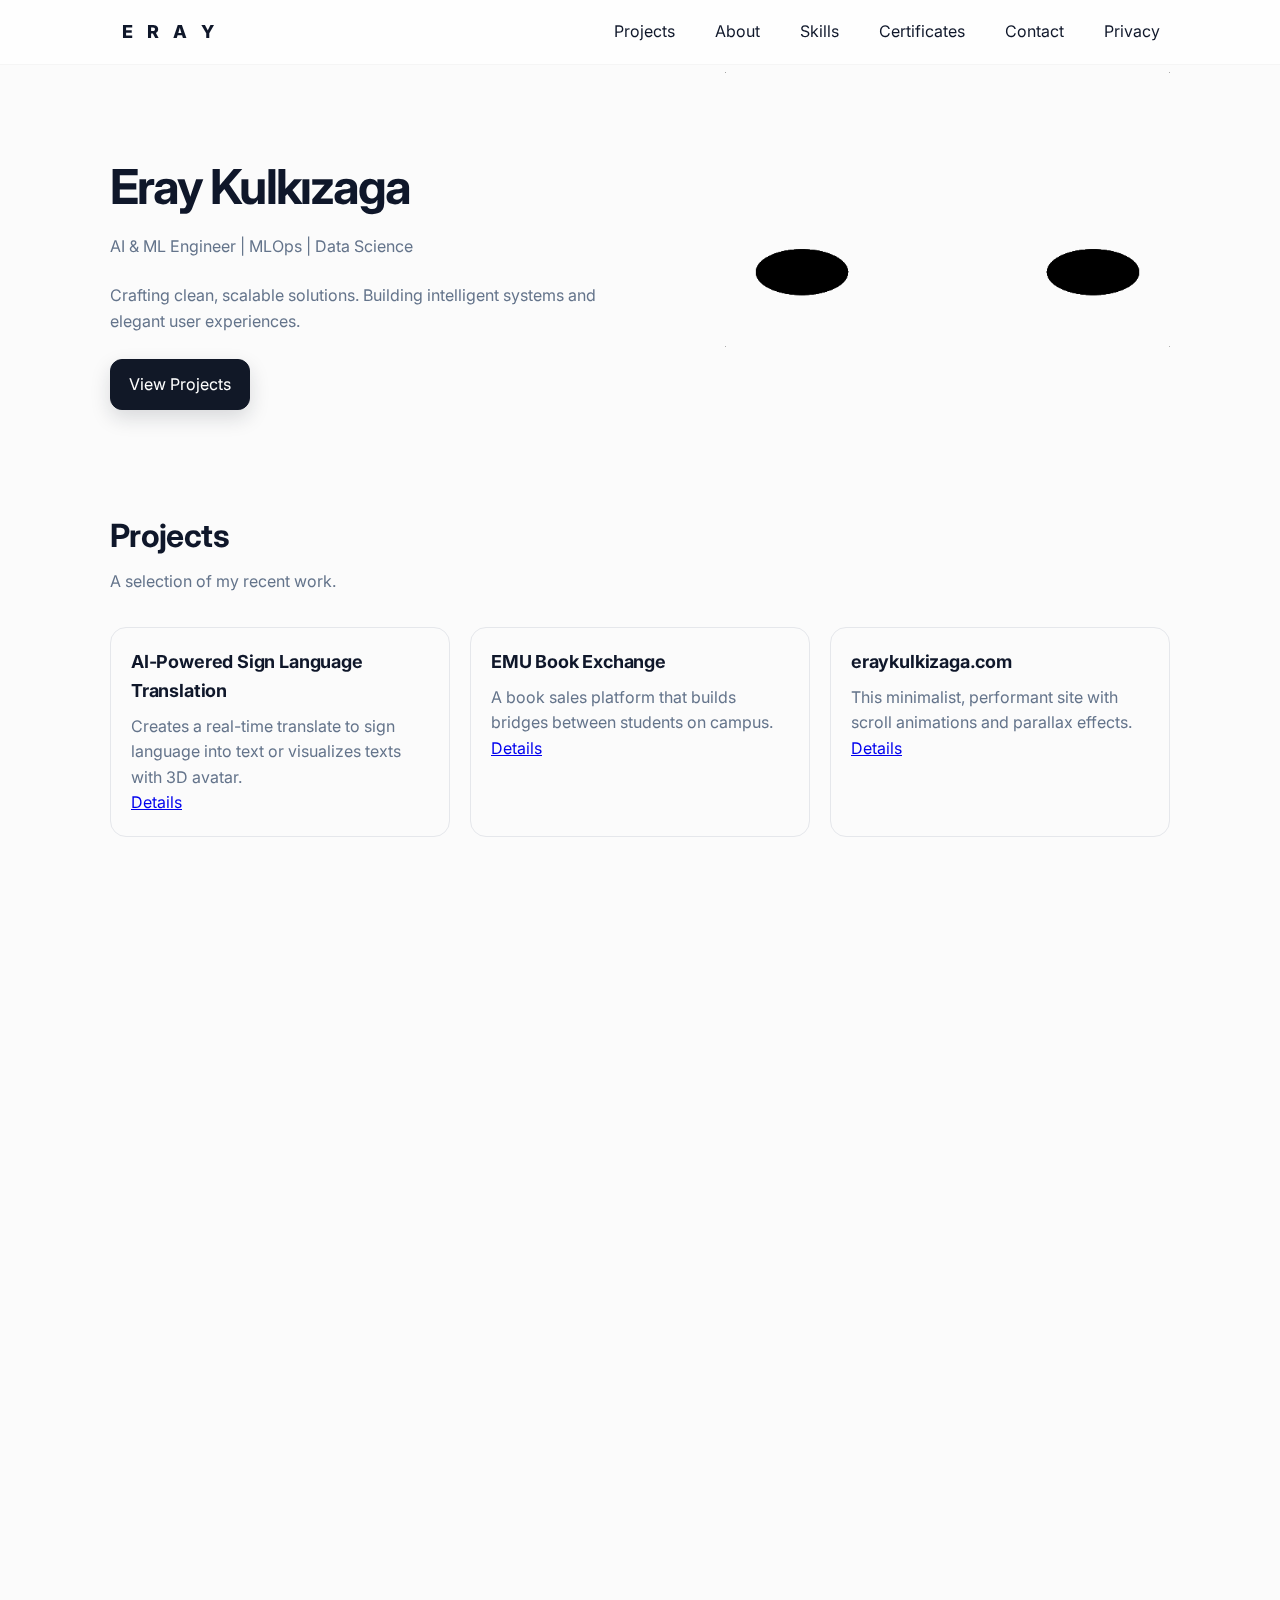
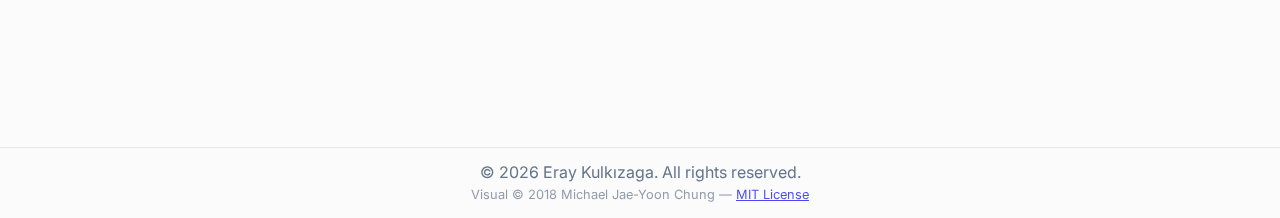
<file: index.html>
<!DOCTYPE html>
<html lang="en">
  <head>
    <meta charset="utf-8" />
    <meta name="viewport" content="width=device-width, initial-scale=1" />
    <title>Eray Kulkizaga — Portfolio</title>
    <meta name="description" content="Eray Kulkizaga — Machine Learning Engineer. Projects, skills, certificates, and contact." />
    <link rel="canonical" href="https://eraykulkizaga.com/" />

    <!-- Open Graph / Twitter -->
    <meta property="og:type" content="website" />
    <meta property="og:title" content="Eray Kulkizaga — Portfolio" />
    <meta property="og:description" content="Machine Learning Engineer. Projects, skills, certificates, and contact." />
    <meta property="og:url" content="https://eraykulkizaga.com/" />
    <meta property="og:image" content="/images/hero.gif" />
    <meta name="twitter:card" content="summary_large_image" />
    <meta name="twitter:title" content="Eray Kulkizaga — Portfolio" />
    <meta name="twitter:description" content="Machine Learning Engineer. Projects, skills, certificates, and contact." />
    <meta name="twitter:image" content="/images/hero.gif" />

    <!-- Meta colors & PWA basics -->
    <meta name="theme-color" content="#0f172a" />
    <link rel="apple-touch-icon" href="images/main.png" />
    <link rel="manifest" href="manifest.webmanifest" />

    <!-- Inter font -->
    <link rel="preconnect" href="https://fonts.googleapis.com" />
    <link rel="preconnect" href="https://fonts.gstatic.com" crossorigin />
    <link href="https://fonts.googleapis.com/css2?family=Inter:wght@300;400;500;600;700;800&display=swap" rel="stylesheet" />

    <link rel="icon" href="images/main.png" type="image/png" />
    <link rel="stylesheet" href="style.css" />
  </head>
  <body>
    <a class="skip-link" href="#main">Skip to content</a>

    <header class="site-header">
      <div class="container header-inner">
        
        <a href="#hero" class="brand__text" aria-label="Go to hero">E R A Y</a>
        <button class="nav-toggle" aria-controls="primary-nav" aria-expanded="false" aria-label="Toggle navigation">
          <span class="bar"></span>
          <span class="bar"></span>
          <span class="bar"></span>
        </button>
        <nav id="primary-nav" class="nav" aria-label="Primary" data-open="false">
          <a href="#projects">Projects</a>
          <a href="#about">About</a>
          <a href="#skills">Skills</a>
          <a href="#certificates">Certificates</a>
          <a href="#contact">Contact</a>
          <a href="privacy.html">Privacy</a>
        </nav>
      </div>
    </header>

    <!-- Mobile Nav Overlay -->
    <div id="mobile-nav" class="mobile-nav" aria-hidden="true" role="dialog" aria-modal="true">
      <div class="mobile-nav__backdrop" tabindex="-1" aria-hidden="true"></div>
      <nav class="mobile-nav__panel" aria-label="Mobile">
        <a href="#projects">Projects</a>
        <a href="#about">About</a>
        <a href="#skills">Skills</a>
        <a href="#certificates">Certificates</a>
        <a href="#contact">Contact</a>
        <a href="privacy.html">Privacy</a>
      </nav>
    </div>

    <main id="main">
      <!-- Hero -->
      <section id="hero" class="section hero">
        <!-- Decorative parallax layers -->
        <div class="parallax-layer layer-1 parallax" data-speed="0.25" aria-hidden="true"></div>
        <div class="parallax-layer layer-2 parallax" data-speed="0.15" aria-hidden="true"></div>
        <div class="parallax-layer layer-3 parallax" data-speed="0.35" aria-hidden="true"></div>

        <div class="container hero__inner">
          <div class="hero__content reveal">
            <h1 class="hero__title">Eray Kulkızaga</h1>
            <p class="hero__subtitle">
              AI & ML Engineer | MLOps | Data Science
            </p>
            <p class="hero__subtitle">
              Crafting clean, scalable solutions. Building
              intelligent systems and elegant user experiences.
            </p> 
            <div class="hero__cta">
              <a href="#projects" class="btn btn--primary">View Projects</a>
            </div>
          </div>

          <div class="hero__embed reveal" aria-label="3D model preview">
            <div class="embed__frame-wrapper">
              <img 
                src="images/hero.gif" 
                alt="Tablet robot face animation"
                class="hero__gif"
                loading="lazy" decoding="async" width="800" height="600" />
            </div>
          </div>
        </div>
      </section>

      <!-- Projects -->
      <section id="projects" class="section projects">
        <div class="container">
          <div class="section__head reveal">
            <h2>Projects</h2>
            <p class="section__subtitle">A selection of my recent work.</p>
          </div>

          <div class="projects__grid">
            <article class="card reveal">
              <h3 class="card__title">AI-Powered Sign Language Translation</h3>
              <p class="card__desc">Creates a real-time translate to sign language into text or visualizes texts with 3D avatar.</p>
              <div class="card__links">
                <a href="project-sign-language.html" class="link">Details</a>
              </div>
            </article>

            <article class="card reveal">
              <h3 class="card__title">EMU Book Exchange</h3>
              <p class="card__desc">A book sales platform that builds bridges between students on campus.</p>
              <div class="card__links">
                <a href="project-emu-book-exchange.html" class="link">Details</a>
              </div>
            </article>

            <article class="card reveal">
              <h3 class="card__title">eraykulkizaga.com</h3>
              <p class="card__desc">This minimalist, performant site with scroll animations and parallax effects.</p>
              <div class="card__links">
                <a href="project-eraykulkizaga.html" class="link">Details</a>
              </div>
            </article>
          </div>
        </div>
      </section>

      <!-- About -->
      <section id="about" class="section about">
        <div class="container">
          <div class="about__grid">
            <div class="about__content reveal">
              <h2>About</h2>
              <p>
                Skilled in Data Science, Deep Learning, Computer Vision, and MLOps. I have hands-on experience in model development, optimization, and deployment, including large language and multimodal models. I focus on building production-ready AI systems with an emphasis on fairness, security, and explainability.
              </p>
              <p class="education-row">
                <img src="images/dau.png" alt="Eastern Mediterranean University logo" class="edu__logo" loading="lazy" decoding="async" width="120" height="120" />
                <span class="education-text"><strong>Education</strong> Eastern Mediterranean University BSc. in Computer Science <span class="muted abet">ABET Accredited Program</span></span>
              </p>
            </div>
            <div class="about__media reveal">
              <div class="about__card">
                <p class="muted">Currently exploring:</p>
                    <ul class="list">
                      <li>LLMs: prompt engineering, fine-tuning, and Retrieval-Augmented Generation (RAG)</li>
                      <li>Tool/function calling with agents and model evaluation</li>
                      <li>3D vision and pose estimation</li>
                      <li>Image enhancement and restoration techniques</li>
                      <li>Edge AI for real-time visual analytics</li>
                    </ul>
              </div>
              <div class="edu-stats reveal" aria-label="Education stats">
                <div class="stat">
                  <span class="stat__label">GPA</span>
                  <span class="stat__value" data-target="2.95" data-decimals="2">0.00</span>
                </div>
              </div>
            </div>
          </div>
        </div>
      </section>

      <!-- Skills -->
      <section id="skills" class="section skills">
        <div class="container">
          <div class="section__head reveal">
            <h2>Skills</h2>
            <p class="section__subtitle">Tools and technologies I work with.</p>
          </div>
          <div class="badges reveal">
            <span class="badge">Python</span>
            <span class="badge">NumPy</span>
            <span class="badge">Pandas</span>
            <span class="badge">Matplotlib</span>
            <span class="badge">Seaborn</span>
            <span class="badge">SQL</span>
            <span class="badge">scikit-learn</span>
            <span class="badge">XGBoost</span>
            <span class="badge">TensorFlow</span>
            <span class="badge">PyTorch</span>
            <span class="badge">Hugging Face</span>
            <span class="badge">OpenCV</span>
            <span class="badge">MediaPipe</span>
            <span class="badge">Docker</span>
            <span class="badge">FastAPI</span>
            <span class="badge">Git & GitHub</span>

          </div>
        </div>
      </section>

      <!-- Certificates -->
      <section id="certificates" class="section certificates">
        <div class="container">
          <div class="section__head reveal">
            <h2>Certificates</h2>
            <p class="section__subtitle">Testimonials from universities and institutes around the world.</p>
          </div>
          <div class="certs__grid">
            <a class="cert reveal" href="https://www.coursera.org/specializations/machine-learning-introduction" target="_blank" rel="noopener noreferrer">
              <span class="cert__badge"><img src="images/stnfrd.png" alt="Stanford University" loading="lazy" decoding="async" width="80" height="80" /></span>
              <span class="cert__content">
                <span class="cert__logo">Stanford University</span>
                <span class="cert__title">Machine Learning Specialization</span>
                <ul class="cert__sublist">
                  <li>Supervised Machine Learning: Regression and Classification</li>
                  <li>Advanced Learning Algorithms</li>
                  <li>Unsupervised Learning, Recommenders, Reinforcement Learning</li>
                </ul>
                <div class="cert-mobile-preview reveal">
                  <div class="certificate-frame">
                    <img id="cert2-mobile" src="images/cert2.png" alt="Certificate preview" loading="lazy" decoding="async" />
                  </div>
                </div>
              </span>
            </a>
            <a class="cert reveal" href="https://www.coursera.org/professional-certificates/ibm-data-science" target="_blank" rel="noopener noreferrer">
              <span class="cert__badge"><img src="images/ibm.png" alt="IBM" loading="lazy" decoding="async" width="80" height="80" /></span>
              <span class="cert__content">
                <span class="cert__logo">IBM</span>
                <span class="cert__title">Data Science Professional Certificate</span>
                <ul class="cert__sublist">
                  <li>What is Data Science?</li>
                  <li>Tools for Data Science</li>
                  <li>Data Science Methodology</li>
                  <li>Python for Data Science, Artificial Intelligence, and Development</li>
                  <li>Python Project for Data Science</li>
                  <li>Databases and SQL for Data Science with Python</li>
                  <li>Data Analysis with Python</li>
                  <li>Data Visualization with Python</li>
                </ul>
                <div class="cert-mobile-preview reveal">
                  <div class="certificate-frame">
                    <img id="cert1-mobile" src="images/cert1.png" alt="Certificate preview" loading="lazy" decoding="async" />
                  </div>
                </div>
              </span>
            </a>
            <!-- Hidden temporarily: DeepLearning.AI and Duke University -->
            <!--
            <a class="cert reveal" href="https://www.coursera.org/specializations/deep-learning" target="_blank" rel="noopener noreferrer">
              <span class="cert__badge"><img src="images/dlai.png" alt="DeepLearning.AI" loading="lazy" decoding="async" width="80" height="80" /></span>
              <span class="cert__content">
                <span class="cert__logo">DeepLearning.AI</span>
                <span class="cert__title">Deep Learning Specialization</span>
                <ul class="cert__sublist">
                  <li>Neural Networks and Deep Learning</li>
                  <li>Improving Deep Neural Networks: Hyperparameter Tuning, Regularization, and Optimization</li>
                  <li>Structuring Machine Learning Projects</li>
                  <li>Convolutional Neural Networks</li>
                  <li>Sequence Models</li>
                </ul>
              </span>
            </a>
            <a class="cert reveal" href="https://www.coursera.org/specializations/mlops-machine-learning-duke" target="_blank" rel="noopener noreferrer">
              <span class="cert__badge"><img src="images/duke.png" alt="Duke University" loading="lazy" decoding="async" width="80" height="80" /></span>
              <span class="cert__content">
                <span class="cert__logo">Duke University</span>
                <span class="cert__title">MLOps Specialization</span>
                <ul class="cert__sublist">
                  <li>Python Fundamentals for MLOps</li>
                  <li>DevOps, DataOps, MLOps</li>
                  <li>MLOps Platforms: Amazon SageMaker and Azure ML</li>
                  <li>MLOps Tools: MLflow and Hugging Face</li>
                </ul>
              </span>
            </a>
            -->
            <a class="cert reveal" href="https://www.emu.edu.tr/tr" target="_blank" rel="noopener noreferrer">
              <span class="cert__badge"><img src="images/dau.png" alt="Eastern Mediterranean University" loading="lazy" decoding="async" width="80" height="80" /></span>
              <span class="cert__content">
                <span class="cert__logo">Eastern Mediterranean University</span>
                <span class="cert__title">Seminars and Conferences</span>
                <ul class="cert__sublist">
                  <li>Veri Bilimi ve Yapay Zekanın Geleceğimize ve Kariyer Hedeflerimize Etkisi</li>
                  <li>Silikon Vadisi Yapay Zeka Kariyeri</li>
                </ul>
                <div class="cert-mobile-preview reveal">
                  <div class="certificate-frame" style="margin-bottom: 12px;">
                    <img id="cert3-mobile" src="images/cert3.jpg" alt="Veri Bilimi ve Yapay Zekanın Geleceğimize ve Kariyer Hedeflerimize Etkisi" loading="lazy" decoding="async" />
                  </div>
                  <div class="certificate-frame">
                    <img id="cert4-mobile" src="images/cert4.jpg" alt="Silikon Vadisi Yapay Zeka Kariyeri" loading="lazy" decoding="async" />
                  </div>
                </div>
              </span>
            </a>
            <a class="cert reveal" href="https://www.btkakademi.gov.tr/portal/certificate/validate?certificateId=eK1hyXXdzo" target="_blank" rel="noopener noreferrer">
              <span class="cert__badge"><img src="images/btk.jpg" alt="BTK Akademi" loading="lazy" decoding="async" width="80" height="80" /></span>
              <span class="cert__content">
                <span class="cert__logo">BTK Akademi</span>
                <div class="cert-mobile-preview reveal">
                  <div class="certificate-frame">
                    <img id="cert5-mobile" src="images/cert5.png" alt="Yapay Zekaya Giriş" loading="lazy" decoding="async" />
                  </div>
                </div>
              </span>
            </a>
          </div>
          <p class="muted certs__total reveal">Total certificates = <span id="cert-total" data-target="8">0</span></p>
        </div>
      </section>

      <!-- Contact -->
      <section id="contact" class="section contact">
        <div class="container">
          <div class="section__head reveal">
            <h2>Contact</h2>
            <p class="section__subtitle">Let’s connect or drop me a line.</p>
          </div>

          <div class="contact__grid">
            <div class="contact__links reveal">
              <a class="icon-link" href="https://www.linkedin.com/in/eraykulkizaga/" target="_blank" rel="noopener noreferrer" aria-label="LinkedIn">
                <svg width="24" height="24" viewBox="0 0 24 24" fill="none" xmlns="http://www.w3.org/2000/svg" aria-hidden="true"><path d="M4.98 3.5A2.5 2.5 0 1 1 0 3.5a2.5 2.5 0 0 1 4.98 0ZM.5 8.5h4.96V24H.5V8.5Zm7.49 0h4.76v2.11h.07c.66-1.25 2.27-2.57 4.68-2.57 5 0 5.92 3.29 5.92 7.57V24h-4.97v-6.74c0-1.61-.03-3.69-2.25-3.69-2.25 0-2.6 1.76-2.6 3.58V24H8V8.5Z" fill="currentColor"/></svg>
                <span>LinkedIn</span>
              </a>
              <a class="icon-link" href="https://github.com/eraykulkizaga" target="_blank" rel="noopener noreferrer" aria-label="GitHub">
                <svg width="24" height="24" viewBox="0 0 24 24" fill="none" xmlns="http://www.w3.org/2000/svg" aria-hidden="true"><path d="M12 .5a11.5 11.5 0 0 0-3.64 22.41c.58.11.8-.25.8-.56v-2.1c-3.26.71-3.95-1.4-3.95-1.4-.53-1.33-1.29-1.68-1.29-1.68-1.06-.73.08-.71.08-.71 1.17.08 1.78 1.2 1.78 1.2 1.04 1.77 2.72 1.26 3.39.96.11-.76.41-1.26.75-1.55-2.6-.3-5.33-1.3-5.33-5.8 0-1.28.46-2.33 1.2-3.15-.12-.3-.52-1.5.11-3.13 0 0 .98-.31 3.2 1.2.93-.26 1.92-.4 2.9-.41.98.01 1.97.15 2.9.41 2.22-1.51 3.2-1.2 3.2-1.2.63 1.63.23 2.83.11 3.13.75.82 1.2 1.86 1.2 3.15 0 4.52-2.74 5.5-5.36 5.79.42.36.8 1.06.8 2.14v3.17c0 .31.22.68.81.56A11.5 11.5 0 0 0 12 .5Z" fill="currentColor"/></svg>
                <span>GitHub</span>
              </a>
            </div>

            <form id="contact-form" class="contact__form reveal" novalidate>
              <div class="form__row">
                <label for="name">Name</label>
                <input id="name" name="name" type="text" placeholder="Your name" required />
              </div>
              <div class="form__row">
                <label for="message">Message</label>
                <textarea id="message" name="message" rows="5" placeholder="How can I help?" required></textarea>
              </div>
              <div class="form__actions">
                <button type="submit" class="btn btn--primary">Send</button>
                <p class="form__hint muted">— opens your email client.</p>
              </div>
            </form>
          </div>
        </div>
      </section>
    </main>

    <div id="img-modal" class="img-modal" aria-hidden="true" role="dialog" aria-modal="true">
      <div class="img-modal__backdrop" tabindex="-1" aria-hidden="true"></div>
      <div class="img-modal__content">
        <img alt="Certificate preview" />
      </div>
    </div>

    <footer class="site-footer">
      <div class="container footer-inner">
        <p class="muted">© <span id="year"></span> Eray Kulkızaga. All rights reserved.</p>
        <p class="muted small">Visual © 2018 Michael Jae-Yoon Chung — <a href="https://opensource.org/licenses/MIT" target="_blank" rel="noopener noreferrer">MIT License</a></p>
      </div>
    </footer>

    <noscript>
      <div class="container">
        <p class="muted" style="padding:16px 0;">Note: Enable JavaScript to see scroll animations and parallax effects.</p>
      </div>
    </noscript>

    <script src="script.js" defer></script>
  </body>
  </html>

  <!-- JSON-LD Person & Website -->
  <script type="application/ld+json">
  {
    "@context": "https://schema.org",
    "@type": "Person",
    "name": "Eray Kulkızaga",
    "url": "https://eraykulkizaga.com/",
    "jobTitle": "Machine Learning Engineer",
    "sameAs": [
      "https://github.com/eraykulkizaga",
      "https://www.linkedin.com/in/eraykulkizaga/"
    ]
  }
  </script>
  <script type="application/ld+json">
  {
    "@context": "https://schema.org",
    "@type": "WebSite",
    "name": "Eray Kulkızaga — Portfolio",
    "url": "https://eraykulkizaga.com/",
    "potentialAction": {
      "@type": "SearchAction",
      "target": "https://www.google.com/search?q={search_term_string}",
      "query-input": "required name=search_term_string"
    }
  }
  </script>
</file>
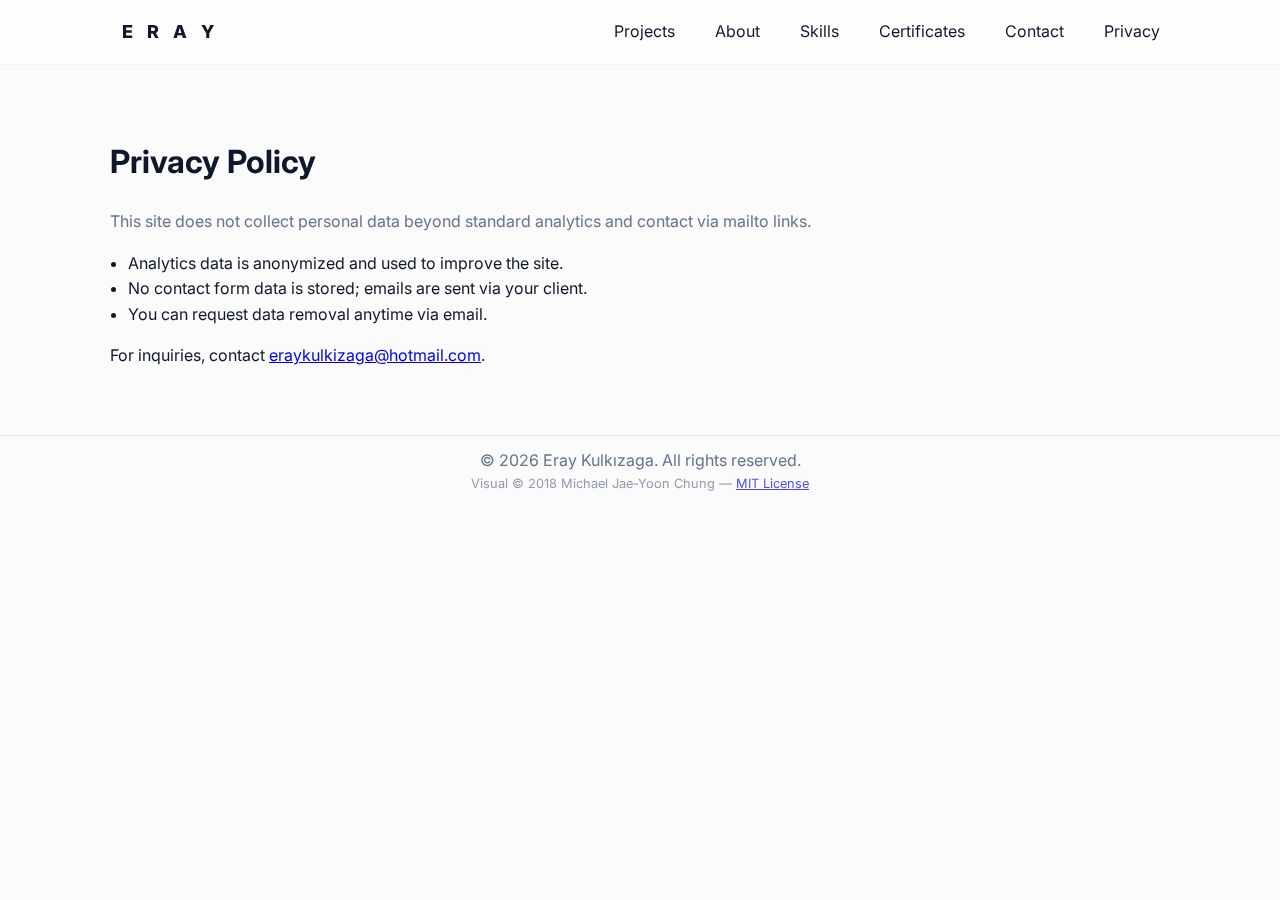
<file: privacy.html>
<!DOCTYPE html>
<html lang="en">
  <head>
    <meta charset="utf-8" />
    <meta name="viewport" content="width=device-width, initial-scale=1" />
    <title>Privacy Policy — Eray Kulkızaga</title>
    <meta name="description" content="Privacy policy for eraykulkizaga.com" />
    <link rel="icon" href="images/main.png" type="image/png" />
    <!-- Match index header typography -->
    <link rel="preconnect" href="https://fonts.googleapis.com" />
    <link rel="preconnect" href="https://fonts.gstatic.com" crossorigin />
    <link href="https://fonts.googleapis.com/css2?family=Inter:wght@300;400;500;600;700;800&display=swap" rel="stylesheet" />
    <link rel="stylesheet" href="style.css" />
  </head>
  <body>
    <header class="site-header">
      <div class="container header-inner">
        <a href="index.html#hero" class="brand__text" aria-label="Go to hero">E R A Y</a>
        <button class="nav-toggle" aria-controls="primary-nav" aria-expanded="false" aria-label="Toggle navigation">
          <span class="bar"></span>
          <span class="bar"></span>
          <span class="bar"></span>
        </button>
        <nav id="primary-nav" class="nav" aria-label="Primary" data-open="false">
          <a href="index.html#projects">Projects</a>
          <a href="index.html#about">About</a>
          <a href="index.html#skills">Skills</a>
          <a href="index.html#certificates">Certificates</a>
          <a href="index.html#contact">Contact</a>
          <a href="privacy.html" aria-current="page">Privacy</a>
        </nav>
      </div>
    </header>
    <!-- Mobile Nav Overlay -->
    <div id="mobile-nav" class="mobile-nav" aria-hidden="true" role="dialog" aria-modal="true">
      <div class="mobile-nav__backdrop" tabindex="-1" aria-hidden="true"></div>
      <nav class="mobile-nav__panel" aria-label="Mobile">
        <a href="index.html#projects">Projects</a>
        <a href="index.html#about">About</a>
        <a href="index.html#skills">Skills</a>
        <a href="index.html#certificates">Certificates</a>
        <a href="index.html#contact">Contact</a>
        <a href="privacy.html" aria-current="page">Privacy</a>
      </nav>
    </div>
    <main class="section" id="main">
      <div class="container reveal is-visible">
        <h1>Privacy Policy</h1>
        <p class="muted">This site does not collect personal data beyond standard analytics and contact via mailto links.</p>
        <ul class="list">
          <li>Analytics data is anonymized and used to improve the site.</li>
          <li>No contact form data is stored; emails are sent via your client.</li>
          <li>You can request data removal anytime via email.</li>
        </ul>
        <p>For inquiries, contact <a href="mailto:eraykulkizaga@hotmail.com" class="link">eraykulkizaga@hotmail.com</a>.</p>
      </div>
    </main>
    <footer class="site-footer">
      <div class="container footer-inner">
        <p class="muted">© <span id="year"></span> Eray Kulkızaga. All rights reserved.</p>
        <p class="muted small">Visual © 2018 Michael Jae-Yoon Chung — <a href="https://opensource.org/licenses/MIT" target="_blank" rel="noopener noreferrer">MIT License</a></p>
      </div>
    </footer>
    <script src="script.js" defer></script>
  </body>
  </html>
</file>
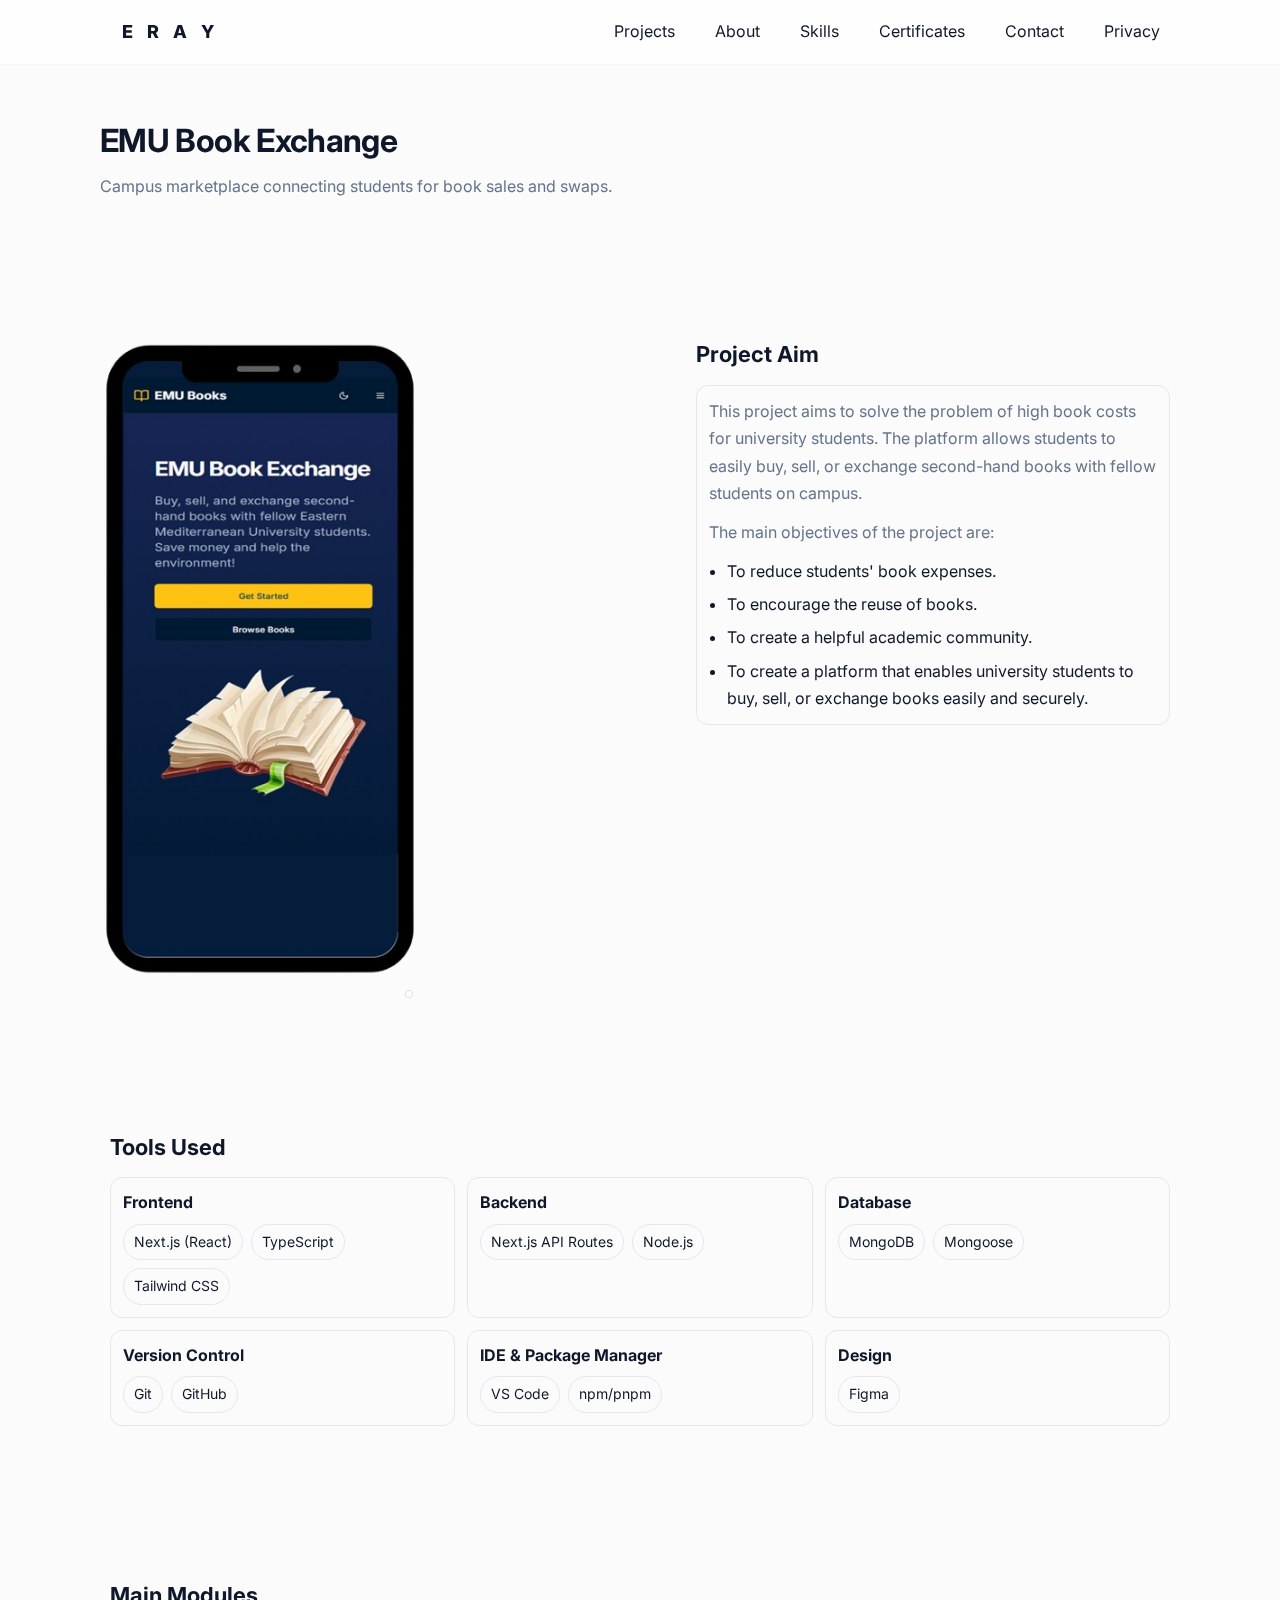
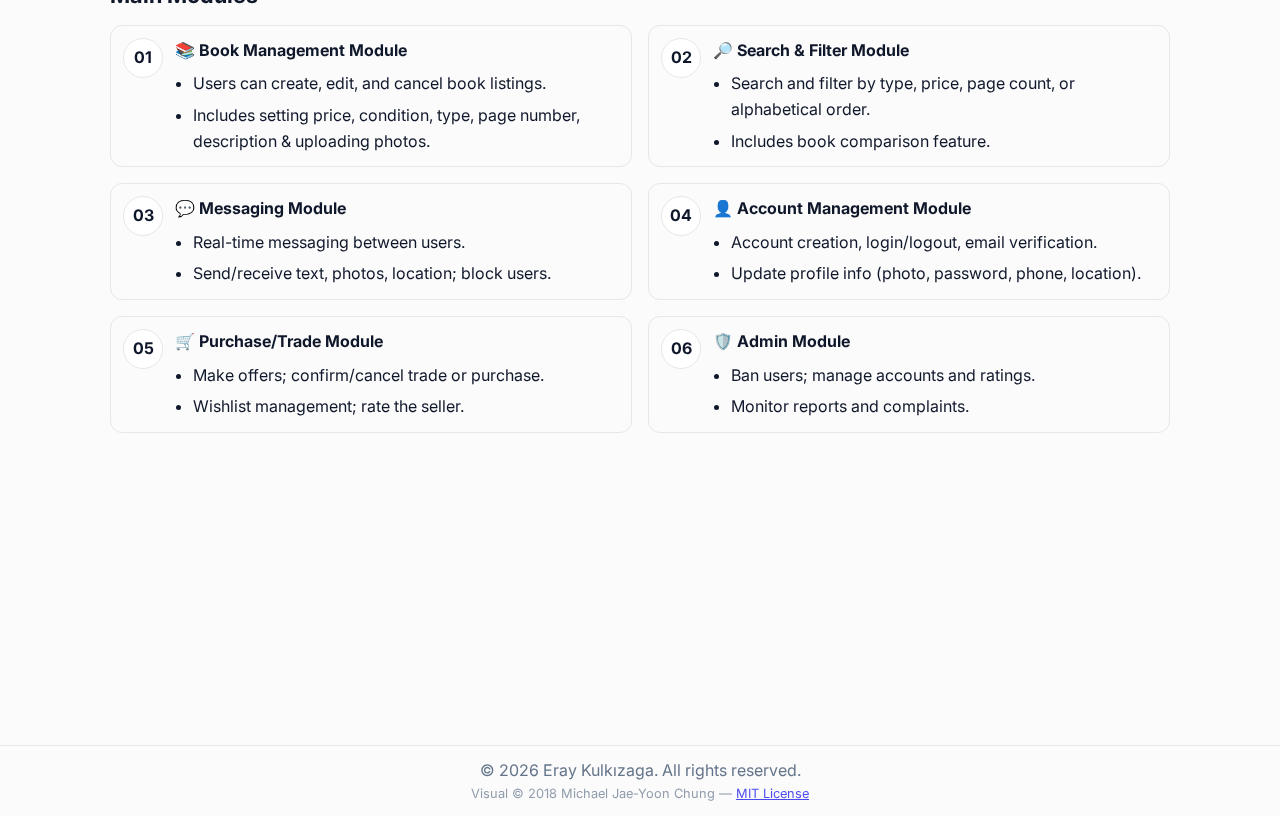
<file: project-emu-book-exchange.html>
<!DOCTYPE html>
<html lang="en">
  <head>
    <meta charset="utf-8" />
    <meta name="viewport" content="width=device-width, initial-scale=1" />
    <title>EMU Book Exchange — Project</title>
    <meta name="description" content="Project details for EMU Book Exchange." />
    <link rel="canonical" href="https://eraykulkizaga.com/project-emu-book-exchange.html" />
    <meta property="og:type" content="website" />
    <meta property="og:title" content="EMU Book Exchange — Project" />
    <meta property="og:description" content="Campus marketplace connecting students for book sales and swaps." />
    <meta property="og:url" content="https://eraykulkizaga.com/project-emu-book-exchange.html" />
    <meta property="og:image" content="/images/hero.gif" />
    <meta name="twitter:card" content="summary_large_image" />
    <meta name="theme-color" content="#0f172a" />
    <link rel="icon" href="images/main.png" type="image/png" />
    <!-- Inter font to match index header typography -->
    <link rel="preconnect" href="https://fonts.googleapis.com" />
    <link rel="preconnect" href="https://fonts.gstatic.com" crossorigin />
    <link href="https://fonts.googleapis.com/css2?family=Inter:wght@300;400;500;600;700;800&display=swap" rel="stylesheet" />
    <link rel="stylesheet" href="style.css" />
  </head>
  <body>
    <a class="skip-link" href="#project">Skip to content</a>

    <header class="site-header">
      <div class="container header-inner">
        <a href="index.html#hero" class="brand__text" aria-label="Go to hero">E R A Y</a>
        <button class="nav-toggle" aria-controls="primary-nav" aria-expanded="false" aria-label="Toggle navigation">
          <span class="bar"></span>
          <span class="bar"></span>
          <span class="bar"></span>
        </button>
        <nav id="primary-nav" class="nav" aria-label="Primary" data-open="false">
          <a href="index.html#projects">Projects</a>
          <a href="index.html#about">About</a>
          <a href="index.html#skills">Skills</a>
          <a href="index.html#certificates">Certificates</a>
          <a href="index.html#contact">Contact</a>
          <a href="privacy.html">Privacy</a>
        </nav>
      </div>
    </header>

    <div id="mobile-nav" class="mobile-nav" aria-hidden="true" role="dialog" aria-modal="true">
      <div class="mobile-nav__backdrop" tabindex="-1" aria-hidden="true"></div>
      <nav class="mobile-nav__panel" aria-label="Mobile">
        <a href="index.html#projects">Projects</a>
        <a href="index.html#about">About</a>
        <a href="index.html#skills">Skills</a>
        <a href="index.html#certificates">Certificates</a>
        <a href="index.html#contact">Contact</a>
        <a href="privacy.html">Privacy</a>
      </nav>
    </div>

    <main>
      <section id="project" class="section project-detail project-emu">
        <div class="container">
          <div class="section__head reveal">
            <h2>EMU Book Exchange</h2>
            <p class="section__subtitle">Campus marketplace connecting students for book sales and swaps.</p>
          </div>
        </div>
      </section>

      <section class="section project-detail project-emu">
        <div class="container">
          <article class="reveal">
            <div class="project-detail__grid">
              <div class="project-detail__media">
                <div class="slider" id="emu-slider" aria-label="App screenshots" data-files="mobil0.png,mobil1.png,mobil2.png,mobil3.png,mobil4.png,mobil5.png,mobil6.png" data-interval="3500">
                  <div class="slider__loader" role="status" aria-label="Loading images"></div>
                  <div class="slider__track"></div>
                </div>
              </div>
              <aside class="project-detail__aside">
                <div class="techs">
                  <h3 class="techs__title">Project Aim</h3>
                  <div class="techs__group">
                    <p>This project aims to solve the problem of high book costs for university students. The platform allows students to easily buy, sell, or exchange second-hand books with fellow students on campus.</p>
                    <p>The main objectives of the project are:</p>
                    <ul>
                      <li>To reduce students' book expenses.</li>
                      <li>To encourage the reuse of books.</li>
                      <li>To create a helpful academic community.</li>
                      <li>To create a platform that enables university students to buy, sell, or exchange books easily and securely.</li>
                    </ul>
                  </div>
                </div>
              </aside>
            </div>
          </article>
        </div>
      </section>

      <section class="section project-embed">
        <div class="container">
          <div class="techs">
            <h3 class="techs__title">Tools Used</h3>
            <div class="techs__grid">
              <div class="techs__group">
                <h3> Frontend</h3>
                <div class="badges">
                  <span class="badge">Next.js (React)</span>
                  <span class="badge">TypeScript</span>
                  <span class="badge">Tailwind CSS</span>
                </div>
              </div>
              <div class="techs__group">
                <h3> Backend</h3>
                <div class="badges">
                  <span class="badge">Next.js API Routes</span>
                  <span class="badge">Node.js</span>
                </div>
              </div>
              <div class="techs__group">
                <h3> Database</h3>
                <div class="badges">
                  <span class="badge">MongoDB</span>
                  <span class="badge">Mongoose</span>
                </div>
              </div>
              <div class="techs__group">
                <h3> Version Control</h3>
                <div class="badges">
                  <span class="badge">Git</span>
                  <span class="badge">GitHub</span>
                </div>
              </div>
              <div class="techs__group">
                <h3> IDE & Package Manager</h3>
                <div class="badges">
                  <span class="badge">VS Code</span>
                  <span class="badge">npm/pnpm</span>
                </div>
              </div>
              <div class="techs__group">
                <h3> Design</h3>
                <div class="badges">
                  <span class="badge">Figma</span>
                </div>
              </div>
            </div>
          </div>
        </div>
      </section>

      <section class="section modules">
        <div class="container">
          <div class="techs">
            <h3 class="techs__title">Main Modules</h3>
            <div class="modules__grid">
              <div class="module">
                <div class="module__num">01</div>
                <div class="module__content">
                  <h4 class="module__title">📚 Book Management Module</h4>
                  <ul>
                    <li>Users can create, edit, and cancel book listings.</li>
                    <li>Includes setting price, condition, type, page number, description & uploading photos.</li>
                  </ul>
                </div>
              </div>
              <div class="module">
                <div class="module__num">02</div>
                <div class="module__content">
                  <h4 class="module__title">🔎 Search & Filter Module</h4>
                  <ul>
                    <li>Search and filter by type, price, page count, or alphabetical order.</li>
                    <li>Includes book comparison feature.</li>
                  </ul>
                </div>
              </div>
              <div class="module">
                <div class="module__num">03</div>
                <div class="module__content">
                  <h4 class="module__title">💬 Messaging Module</h4>
                  <ul>
                    <li>Real-time messaging between users.</li>
                    <li>Send/receive text, photos, location; block users.</li>
                  </ul>
                </div>
              </div>
              <div class="module">
                <div class="module__num">04</div>
                <div class="module__content">
                  <h4 class="module__title">👤 Account Management Module</h4>
                  <ul>
                    <li>Account creation, login/logout, email verification.</li>
                    <li>Update profile info (photo, password, phone, location).</li>
                  </ul>
                </div>
              </div>
              <div class="module">
                <div class="module__num">05</div>
                <div class="module__content">
                  <h4 class="module__title">🛒 Purchase/Trade Module</h4>
                  <ul>
                    <li>Make offers; confirm/cancel trade or purchase.</li>
                    <li>Wishlist management; rate the seller.</li>
                  </ul>
                </div>
              </div>
              <div class="module">
                <div class="module__num">06</div>
                <div class="module__content">
                  <h4 class="module__title">🛡️ Admin Module</h4>
                  <ul>
                    <li>Ban users; manage accounts and ratings.</li>
                    <li>Monitor reports and complaints.</li>
                  </ul>
                </div>
              </div>
            </div>
          </div>
        </div>
      </section>

      <section class="section">
        <div class="container">
          <article class="reveal">
            <h3>Algorithms Used</h3>
            <ul>
              <li><strong>Average Rating Calculation</strong>: Calculates average user rating by summing all rating values and dividing by count.</li>
              <li><strong>Book Filtering Algorithm</strong>: Filters books by selected criteria (status, condition, price range) and returns only matches.</li>
            </ul>
          </article>
        </div>
      </section>
    </main>

    <footer class="site-footer">
      <div class="container footer-inner">
        <p class="muted">© <span id="year"></span> Eray Kulkızaga. All rights reserved.</p>
        <p class="muted small">Visual © 2018 Michael Jae-Yoon Chung — <a href="https://opensource.org/licenses/MIT" target="_blank" rel="noopener noreferrer">MIT License</a></p>
      </div>
    </footer>

    <script src="script.js" defer></script>
  </body>
  </html>
</file>
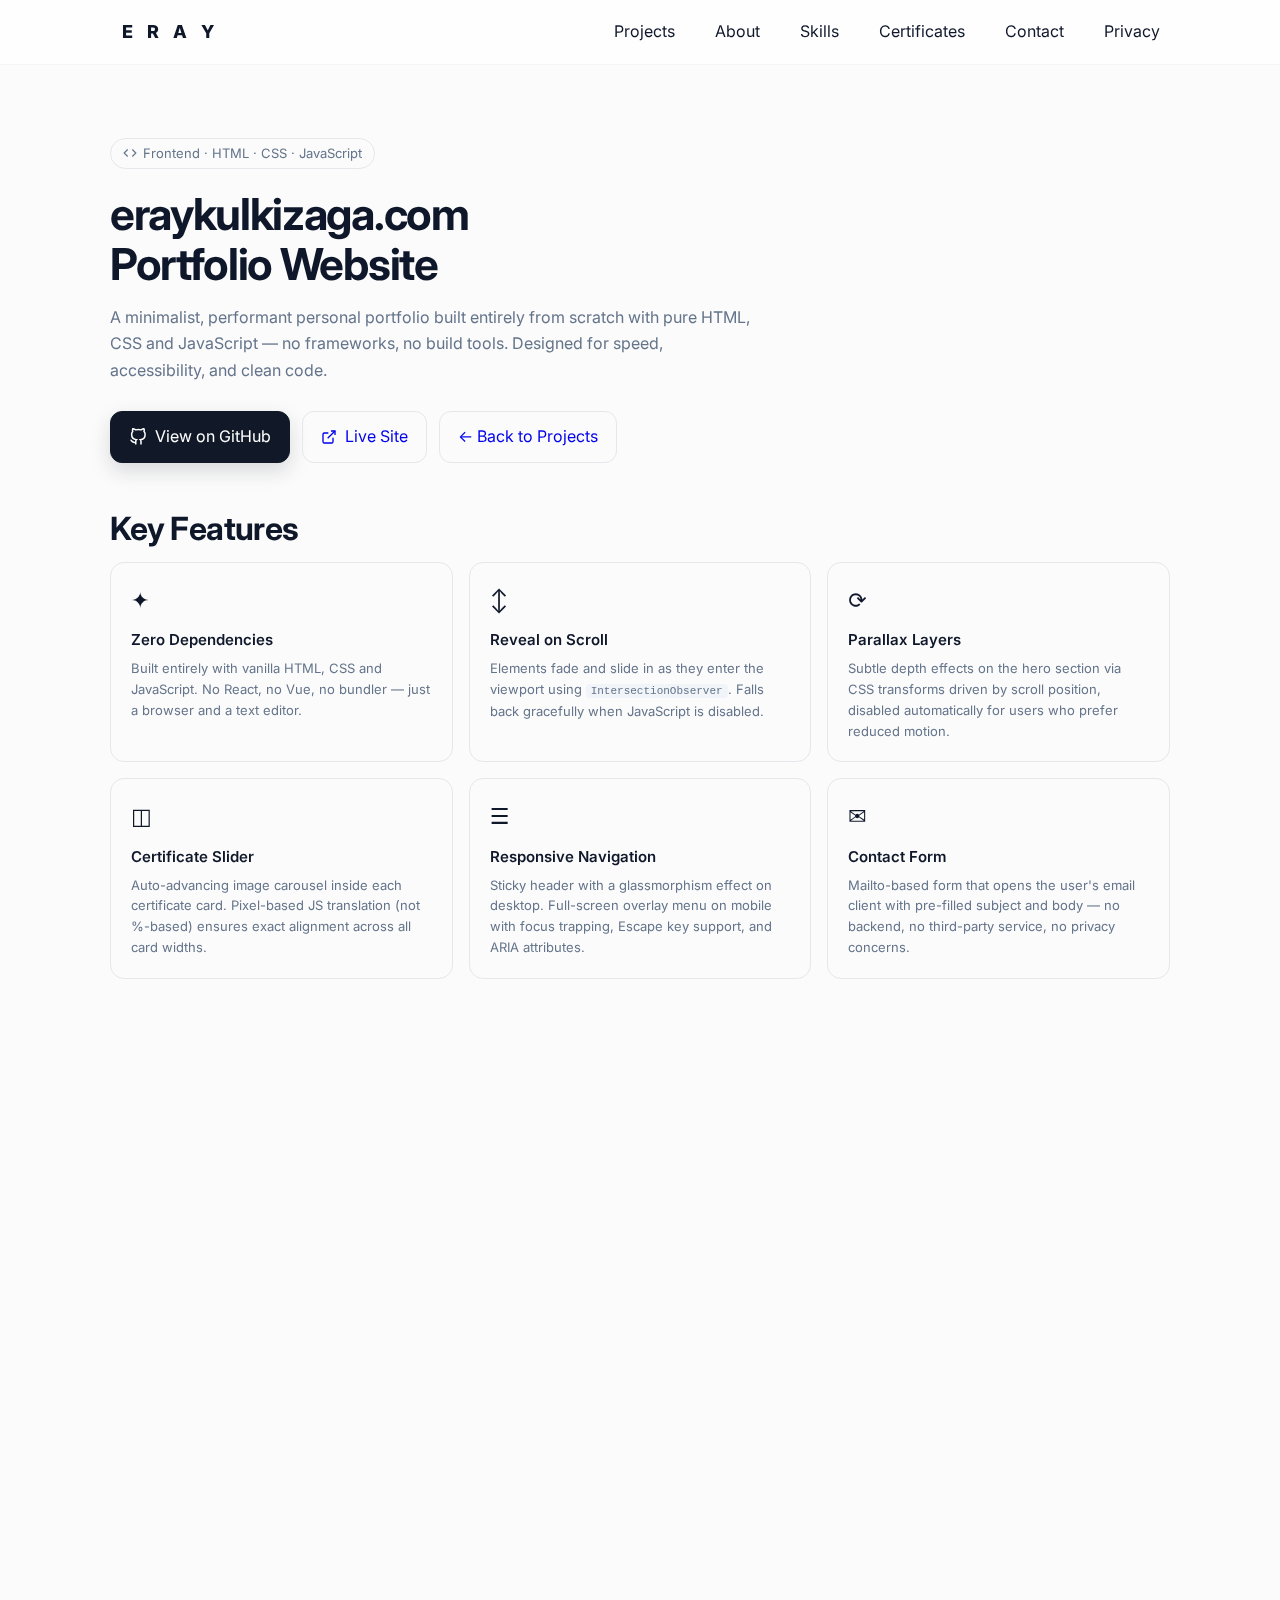
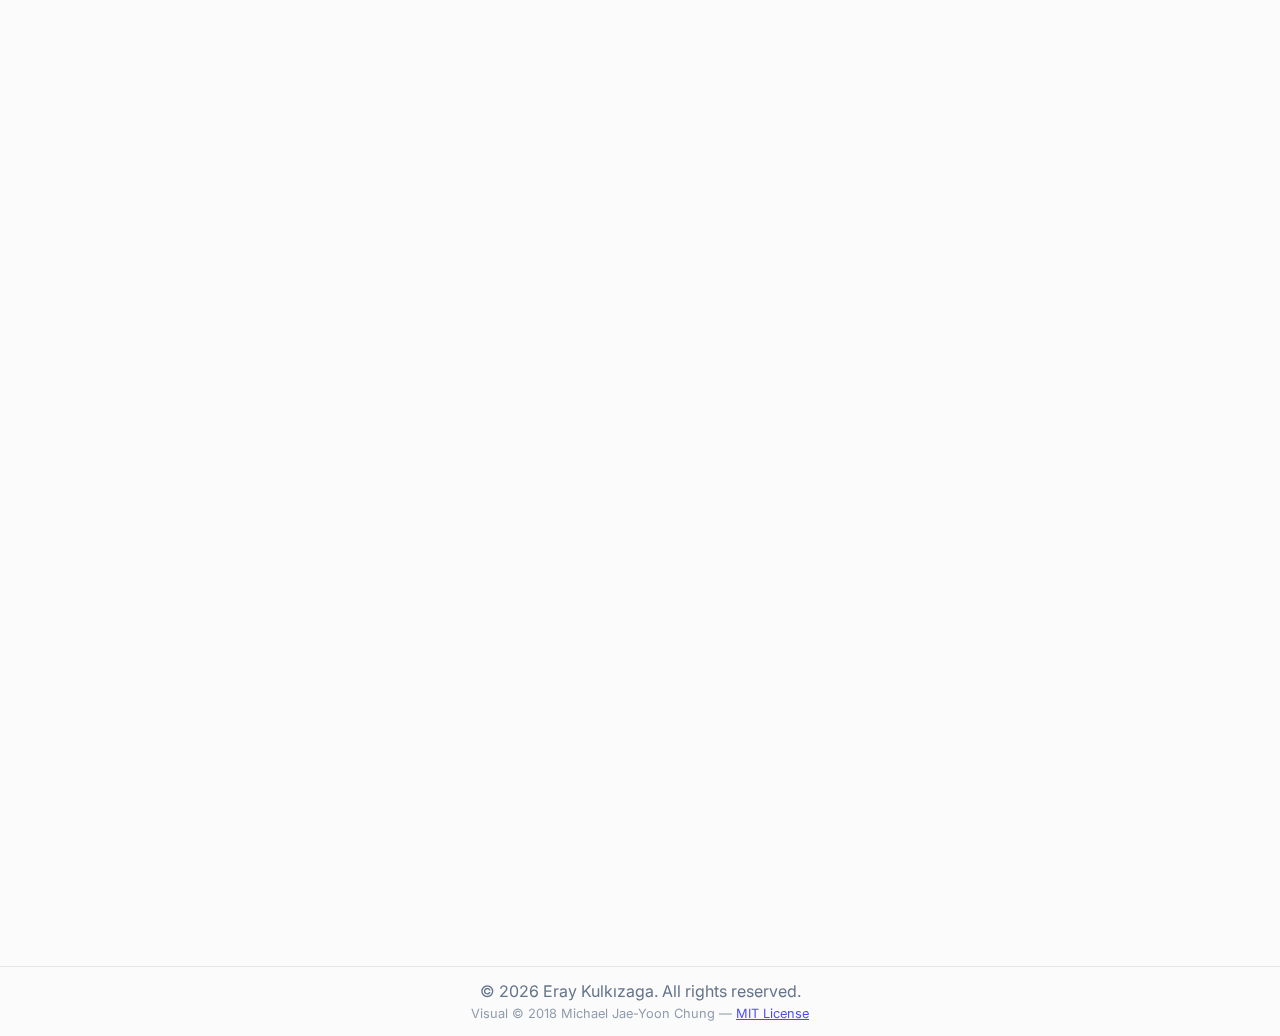
<file: project-eraykulkizaga.html>
<!DOCTYPE html>
<html lang="en">
  <head>
    <meta charset="utf-8" />
    <meta name="viewport" content="width=device-width, initial-scale=1" />
    <title>eraykulkizaga.com — Portfolio Website Project</title>
    <meta name="description" content="A minimalist, performant personal portfolio built from scratch with pure HTML, CSS and JavaScript. Scroll animations, parallax effects, cert sliders and contact form — no frameworks." />
    <link rel="canonical" href="https://eraykulkizaga.com/project-eraykulkizaga.html" />
    <meta property="og:type" content="website" />
    <meta property="og:title" content="eraykulkizaga.com — Portfolio Website" />
    <meta property="og:description" content="Minimalist, performant portfolio built from scratch with pure HTML/CSS/JS." />
    <meta property="og:url" content="https://eraykulkizaga.com/project-eraykulkizaga.html" />
    <meta property="og:image" content="/images/hero.gif" />
    <meta name="twitter:card" content="summary_large_image" />
    <meta name="theme-color" content="#0f172a" />
    <link rel="icon" href="images/main.png" type="image/png" />
    <link rel="preconnect" href="https://fonts.googleapis.com" />
    <link rel="preconnect" href="https://fonts.gstatic.com" crossorigin />
    <link href="https://fonts.googleapis.com/css2?family=Inter:wght@300;400;500;600;700;800&display=swap" rel="stylesheet" />
    <link rel="stylesheet" href="style.css" />
    <style>
      .proj-hero { padding: 60px 0 40px; }
      .proj-hero__tag { display: inline-flex; align-items: center; gap: 6px; font-size: 13px; color: var(--muted); border: 1px solid var(--border); border-radius: 999px; padding: 4px 12px; margin-bottom: 20px; }
      .proj-hero__title { font-size: clamp(28px, 5vw, 44px); letter-spacing: -0.03em; margin: 0 0 14px; line-height: 1.15; }
      .proj-hero__sub { color: var(--muted); max-width: 640px; margin: 0 0 28px; font-size: 16px; line-height: 1.65; }
      .proj-hero__actions { display: flex; gap: 12px; flex-wrap: wrap; }
      .proj-section-title { font-size: 20px; font-weight: 700; letter-spacing: -0.02em; margin: 0 0 16px; }
      .proj-card { border: 1px solid var(--border); border-radius: 16px; padding: 24px; background: var(--card); }
      .proj-two-col { display: grid; grid-template-columns: 1fr 1fr; gap: 20px; }
      .proj-three-col { display: grid; grid-template-columns: repeat(3, 1fr); gap: 16px; }
      .feature-card { border: 1px solid var(--border); border-radius: 14px; padding: 20px; background: var(--card); }
      .feature-card__icon { font-size: 22px; margin-bottom: 10px; display: block; }
      .feature-card__title { font-weight: 600; font-size: 15px; margin: 0 0 6px; }
      .feature-card__desc { color: var(--muted); font-size: 13px; line-height: 1.6; margin: 0; }
      .code-pill { display: inline-flex; align-items: center; gap: 6px; font-size: 12px; font-family: 'SF Mono', 'Fira Code', monospace; background: #f1f5f9; border: 1px solid #e2e8f0; border-radius: 6px; padding: 3px 8px; color: #0f172a; }
      .impl-list { list-style: none; padding: 0; margin: 0; display: flex; flex-direction: column; gap: 12px; }
      .impl-list li { display: grid; grid-template-columns: 20px 1fr; gap: 10px; align-items: start; font-size: 14px; line-height: 1.6; color: var(--muted); }
      .impl-list li::before { content: "→"; color: var(--primary); font-weight: 700; margin-top: 1px; }
      .impl-list li strong { color: var(--text); }
      .perf-row { display: grid; grid-template-columns: repeat(4, 1fr); gap: 12px; }
      .perf-item { text-align: center; padding: 16px 12px; border: 1px solid var(--border); border-radius: 12px; background: var(--card); }
      .perf-item__value { font-size: 22px; font-weight: 800; letter-spacing: -0.03em; display: block; color: var(--primary); }
      .perf-item__label { font-size: 12px; color: var(--muted); margin-top: 3px; display: block; line-height: 1.4; }
      @media (max-width: 820px) {
        .proj-two-col { grid-template-columns: 1fr; }
        .proj-three-col { grid-template-columns: 1fr 1fr; }
        .perf-row { grid-template-columns: repeat(2, 1fr); }
      }
      @media (max-width: 640px) {
        .proj-three-col { grid-template-columns: 1fr; }
        .perf-row { grid-template-columns: repeat(2, 1fr); }
        .proj-hero__actions { flex-direction: column; }
        .proj-hero__actions .btn { width: 100%; justify-content: center; }
      }
    </style>
  </head>
  <body>
    <a class="skip-link" href="#project">Skip to content</a>

    <header class="site-header">
      <div class="container header-inner">
        <a href="index.html#hero" class="brand__text" aria-label="Go to hero">E R A Y</a>
        <button class="nav-toggle" aria-controls="primary-nav" aria-expanded="false" aria-label="Toggle navigation">
          <span class="bar"></span>
          <span class="bar"></span>
          <span class="bar"></span>
        </button>
        <nav id="primary-nav" class="nav" aria-label="Primary" data-open="false">
          <a href="index.html#projects">Projects</a>
          <a href="index.html#about">About</a>
          <a href="index.html#skills">Skills</a>
          <a href="index.html#certificates">Certificates</a>
          <a href="index.html#contact">Contact</a>
          <a href="privacy.html">Privacy</a>
        </nav>
      </div>
    </header>

    <div id="mobile-nav" class="mobile-nav" aria-hidden="true" role="dialog" aria-modal="true">
      <div class="mobile-nav__backdrop" tabindex="-1" aria-hidden="true"></div>
      <nav class="mobile-nav__panel" aria-label="Mobile">
        <a href="index.html#projects">Projects</a>
        <a href="index.html#about">About</a>
        <a href="index.html#skills">Skills</a>
        <a href="index.html#certificates">Certificates</a>
        <a href="index.html#contact">Contact</a>
        <a href="privacy.html">Privacy</a>
      </nav>
    </div>

    <main id="project">

      <!-- Hero -->
      <section class="section proj-hero">
        <div class="container">
          <p class="proj-hero__tag reveal">
            <svg width="14" height="14" viewBox="0 0 24 24" fill="none" stroke="currentColor" stroke-width="2"><polyline points="16 18 22 12 16 6"/><polyline points="8 6 2 12 8 18"/></svg>
            Frontend · HTML · CSS · JavaScript
          </p>
          <h1 class="proj-hero__title reveal">eraykulkizaga.com<br>Portfolio Website</h1>
          <p class="proj-hero__sub reveal">
            A minimalist, performant personal portfolio built entirely from scratch with pure HTML, CSS and JavaScript — no frameworks, no build tools. Designed for speed, accessibility, and clean code.
          </p>
          <div class="proj-hero__actions reveal">
            <a href="https://github.com/ErayKulkizaga/eraykulkizaga.github.io" target="_blank" rel="noopener noreferrer" class="btn btn--primary">
              <svg width="18" height="18" viewBox="0 0 24 24" fill="none" stroke="currentColor" stroke-width="2" style="margin-right:8px"><path d="M9 19c-5 1.5-5-2.5-7-3m14 6v-3.87a3.37 3.37 0 0 0-.94-2.61c3.14-.35 6.44-1.54 6.44-7A5.44 5.44 0 0 0 20 4.77 5.07 5.07 0 0 0 19.91 1S18.73.65 16 2.48a13.38 13.38 0 0 0-7 0C6.27.65 5.09 1 5.09 1A5.07 5.07 0 0 0 5 4.77a5.44 5.44 0 0 0-1.5 3.78c0 5.42 3.3 6.61 6.44 7A3.37 3.37 0 0 0 9 18.13V22"/></svg>
              View on GitHub
            </a>
            <a href="https://www.eraykulkizaga.com" target="_blank" rel="noopener noreferrer" class="btn">
              <svg width="16" height="16" viewBox="0 0 24 24" fill="none" stroke="currentColor" stroke-width="2" style="margin-right:8px"><path d="M18 13v6a2 2 0 0 1-2 2H5a2 2 0 0 1-2-2V8a2 2 0 0 1 2-2h6"/><polyline points="15 3 21 3 21 9"/><line x1="10" y1="14" x2="21" y2="3"/></svg>
              Live Site
            </a>
            <a href="index.html#projects" class="btn">← Back to Projects</a>
          </div>
        </div>
      </section>

      <!-- Key features -->
      <section class="section" style="padding-top:0">
        <div class="container">
          <h2 class="proj-section-title reveal">Key Features</h2>
          <div class="proj-three-col">
            <div class="feature-card reveal">
              <span class="feature-card__icon">✦</span>
              <p class="feature-card__title">Zero Dependencies</p>
              <p class="feature-card__desc">Built entirely with vanilla HTML, CSS and JavaScript. No React, no Vue, no bundler — just a browser and a text editor.</p>
            </div>
            <div class="feature-card reveal">
              <span class="feature-card__icon">↕</span>
              <p class="feature-card__title">Reveal on Scroll</p>
              <p class="feature-card__desc">Elements fade and slide in as they enter the viewport using <code style="font-size:11px;background:#f1f5f9;padding:1px 5px;border-radius:4px;">IntersectionObserver</code>. Falls back gracefully when JavaScript is disabled.</p>
            </div>
            <div class="feature-card reveal">
              <span class="feature-card__icon">⟳</span>
              <p class="feature-card__title">Parallax Layers</p>
              <p class="feature-card__desc">Subtle depth effects on the hero section via CSS transforms driven by scroll position, disabled automatically for users who prefer reduced motion.</p>
            </div>
            <div class="feature-card reveal">
              <span class="feature-card__icon">◫</span>
              <p class="feature-card__title">Certificate Slider</p>
              <p class="feature-card__desc">Auto-advancing image carousel inside each certificate card. Pixel-based JS translation (not %-based) ensures exact alignment across all card widths.</p>
            </div>
            <div class="feature-card reveal">
              <span class="feature-card__icon">☰</span>
              <p class="feature-card__title">Responsive Navigation</p>
              <p class="feature-card__desc">Sticky header with a glassmorphism effect on desktop. Full-screen overlay menu on mobile with focus trapping, Escape key support, and ARIA attributes.</p>
            </div>
            <div class="feature-card reveal">
              <span class="feature-card__icon">✉</span>
              <p class="feature-card__title">Contact Form</p>
              <p class="feature-card__desc">Mailto-based form that opens the user's email client with pre-filled subject and body — no backend, no third-party service, no privacy concerns.</p>
            </div>
          </div>
        </div>
      </section>

      <!-- Implementation highlights -->
      <section class="section" style="padding-top:0">
        <div class="container">
          <div class="proj-two-col">
            <div>
              <h2 class="proj-section-title reveal">Implementation Highlights</h2>
              <div class="proj-card reveal">
                <ul class="impl-list">
                  <li><span><strong>IntersectionObserver</strong> powers all reveal animations with a 0.12 threshold — elements animate exactly once as they scroll into view.</span></li>
                  <li><span><strong>CSS custom properties</strong> (<code style="font-size:11px;background:#f1f5f9;padding:1px 4px;border-radius:3px;">--bg, --text, --border, --shadow</code>) enable effortless theming from a single :root block.</span></li>
                  <li><span><strong>Pixel-based slider</strong> reads <code style="font-size:11px;background:#f1f5f9;padding:1px 4px;border-radius:3px;">container.offsetWidth</code> at runtime so slide transitions are always exact, even on resize.</span></li>
                  <li><span><strong>Sticky header</strong> hides on scroll-down, re-appears on scroll-up using a velocity threshold — reduces visual noise while keeping navigation accessible.</span></li>
                  <li><span><strong>Animated counters</strong> use <code style="font-size:11px;background:#f1f5f9;padding:1px 4px;border-radius:3px;">easeOutCubic</code> easing and trigger only when the element enters the viewport.</span></li>
                  <li><span><strong>Image modal</strong> for certificate previews — click any cert image to zoom in, close with Escape or backdrop click.</span></li>
                  <li><span><strong>JSON-LD structured data</strong> (Person + Website schemas) embedded for search engine rich results.</span></li>
                </ul>
              </div>
            </div>
            <div>
              <h2 class="proj-section-title reveal">Design Principles</h2>
              <div class="proj-card reveal">
                <ul class="impl-list">
                  <li><span><strong>No layout shift</strong> — image dimensions declared in HTML, fonts loaded with <code style="font-size:11px;background:#f1f5f9;padding:1px 4px;border-radius:3px;">font-display: swap</code>.</span></li>
                  <li><span><strong>Accessible by default</strong> — skip-to-content link, ARIA labels on interactive elements, focus-visible outlines, keyboard navigable mobile menu.</span></li>
                  <li><span><strong>Prefers-reduced-motion</strong> respected — all animations and transitions are disabled via a single media query block.</span></li>
                  <li><span><strong>Semantic HTML</strong> throughout — <code style="font-size:11px;background:#f1f5f9;padding:1px 4px;border-radius:3px;">header, main, section, article, footer, nav</code> used appropriately.</span></li>
                  <li><span><strong>Mobile-first responsive</strong> — layouts adapt from 1-column on phones to 3–4 columns on wide screens using CSS Grid breakpoints.</span></li>
                  <li><span><strong>Minimal paint budget</strong> — backdrop-filter only on the sticky header, box-shadow only on hover, no heavy gradients in the critical path.</span></li>
                  <li><span><strong>Deployed on GitHub Pages</strong> with a custom domain (<code style="font-size:11px;background:#f1f5f9;padding:1px 4px;border-radius:3px;">eraykulkizaga.com</code>) and CNAME record.</span></li>
                </ul>
              </div>
            </div>
          </div>
        </div>
      </section>

      <!-- Tech stack -->
      <section class="section" style="padding-top:0">
        <div class="container">
          <h2 class="proj-section-title reveal">Technologies Used</h2>
          <div class="techs__grid reveal">
            <div class="techs__group">
              <h3>Structure</h3>
              <div class="badges">
                <span class="badge">HTML5</span>
                <span class="badge">Semantic Elements</span>
                <span class="badge">ARIA</span>
                <span class="badge">JSON-LD</span>
              </div>
            </div>
            <div class="techs__group">
              <h3>Styling</h3>
              <div class="badges">
                <span class="badge">CSS3</span>
                <span class="badge">CSS Grid</span>
                <span class="badge">Flexbox</span>
                <span class="badge">CSS Variables</span>
                <span class="badge">Media Queries</span>
              </div>
            </div>
            <div class="techs__group">
              <h3>Behaviour</h3>
              <div class="badges">
                <span class="badge">Vanilla JavaScript</span>
                <span class="badge">IntersectionObserver</span>
                <span class="badge">RequestAnimationFrame</span>
                <span class="badge">Web Animations API</span>
              </div>
            </div>
            <div class="techs__group">
              <h3>Performance</h3>
              <div class="badges">
                <span class="badge">Lazy Loading</span>
                <span class="badge">Async Decoding</span>
                <span class="badge">Preconnect Hints</span>
                <span class="badge">Deferred Scripts</span>
              </div>
            </div>
            <div class="techs__group">
              <h3>SEO &amp; Meta</h3>
              <div class="badges">
                <span class="badge">Open Graph</span>
                <span class="badge">Twitter Cards</span>
                <span class="badge">Sitemap XML</span>
                <span class="badge">robots.txt</span>
                <span class="badge">Canonical URLs</span>
              </div>
            </div>
            <div class="techs__group">
              <h3>Deployment</h3>
              <div class="badges">
                <span class="badge">GitHub Pages</span>
                <span class="badge">Custom Domain</span>
                <span class="badge">Web Manifest</span>
              </div>
            </div>
          </div>
        </div>
      </section>

      <!-- Page structure -->
      <section class="section" style="padding-top:0">
        <div class="container">
          <h2 class="proj-section-title reveal">Site Structure</h2>
          <div class="proj-card reveal">
            <div class="proj-two-col" style="gap:16px;">
              <div>
                <p style="font-weight:600;font-size:14px;margin:0 0 10px;">Pages</p>
                <ul class="impl-list">
                  <li><span><strong>index.html</strong> — Hero, Projects, About, Skills, Certificates, Contact sections</span></li>
                  <li><span><strong>project-sign-language.html</strong> — Turkish Sign Language Translator detail page</span></li>
                  <li><span><strong>project-emu-book-exchange.html</strong> — EMU Book Exchange detail page</span></li>
                  <li><span><strong>project-eraykulkizaga.html</strong> — This portfolio site detail page</span></li>
                  <li><span><strong>privacy.html</strong> — Privacy policy</span></li>
                  <li><span><strong>404.html</strong> — Custom not-found page</span></li>
                </ul>
              </div>
              <div>
                <p style="font-weight:600;font-size:14px;margin:0 0 10px;">Assets</p>
                <ul class="impl-list">
                  <li><span><strong>style.css</strong> — Single shared stylesheet across all pages</span></li>
                  <li><span><strong>script.js</strong> — Single shared JS file, feature-detected at runtime</span></li>
                  <li><span><strong>images/</strong> — All static assets (hero GIF, logos, cert photos)</span></li>
                  <li><span><strong>manifest.webmanifest</strong> — PWA manifest for add-to-home-screen</span></li>
                  <li><span><strong>sitemap.xml</strong> — All page URLs for search engines</span></li>
                  <li><span><strong>CNAME</strong> — Custom domain record for GitHub Pages</span></li>
                </ul>
              </div>
            </div>
          </div>
        </div>
      </section>

    </main>

    <footer class="site-footer">
      <div class="container footer-inner">
        <p class="muted">© <span id="year"></span> Eray Kulkızaga. All rights reserved.</p>
        <p class="muted small">Visual © 2018 Michael Jae-Yoon Chung — <a href="https://opensource.org/licenses/MIT" target="_blank" rel="noopener noreferrer">MIT License</a></p>
      </div>
    </footer>

    <script src="script.js" defer></script>
  </body>
</html>
</file>
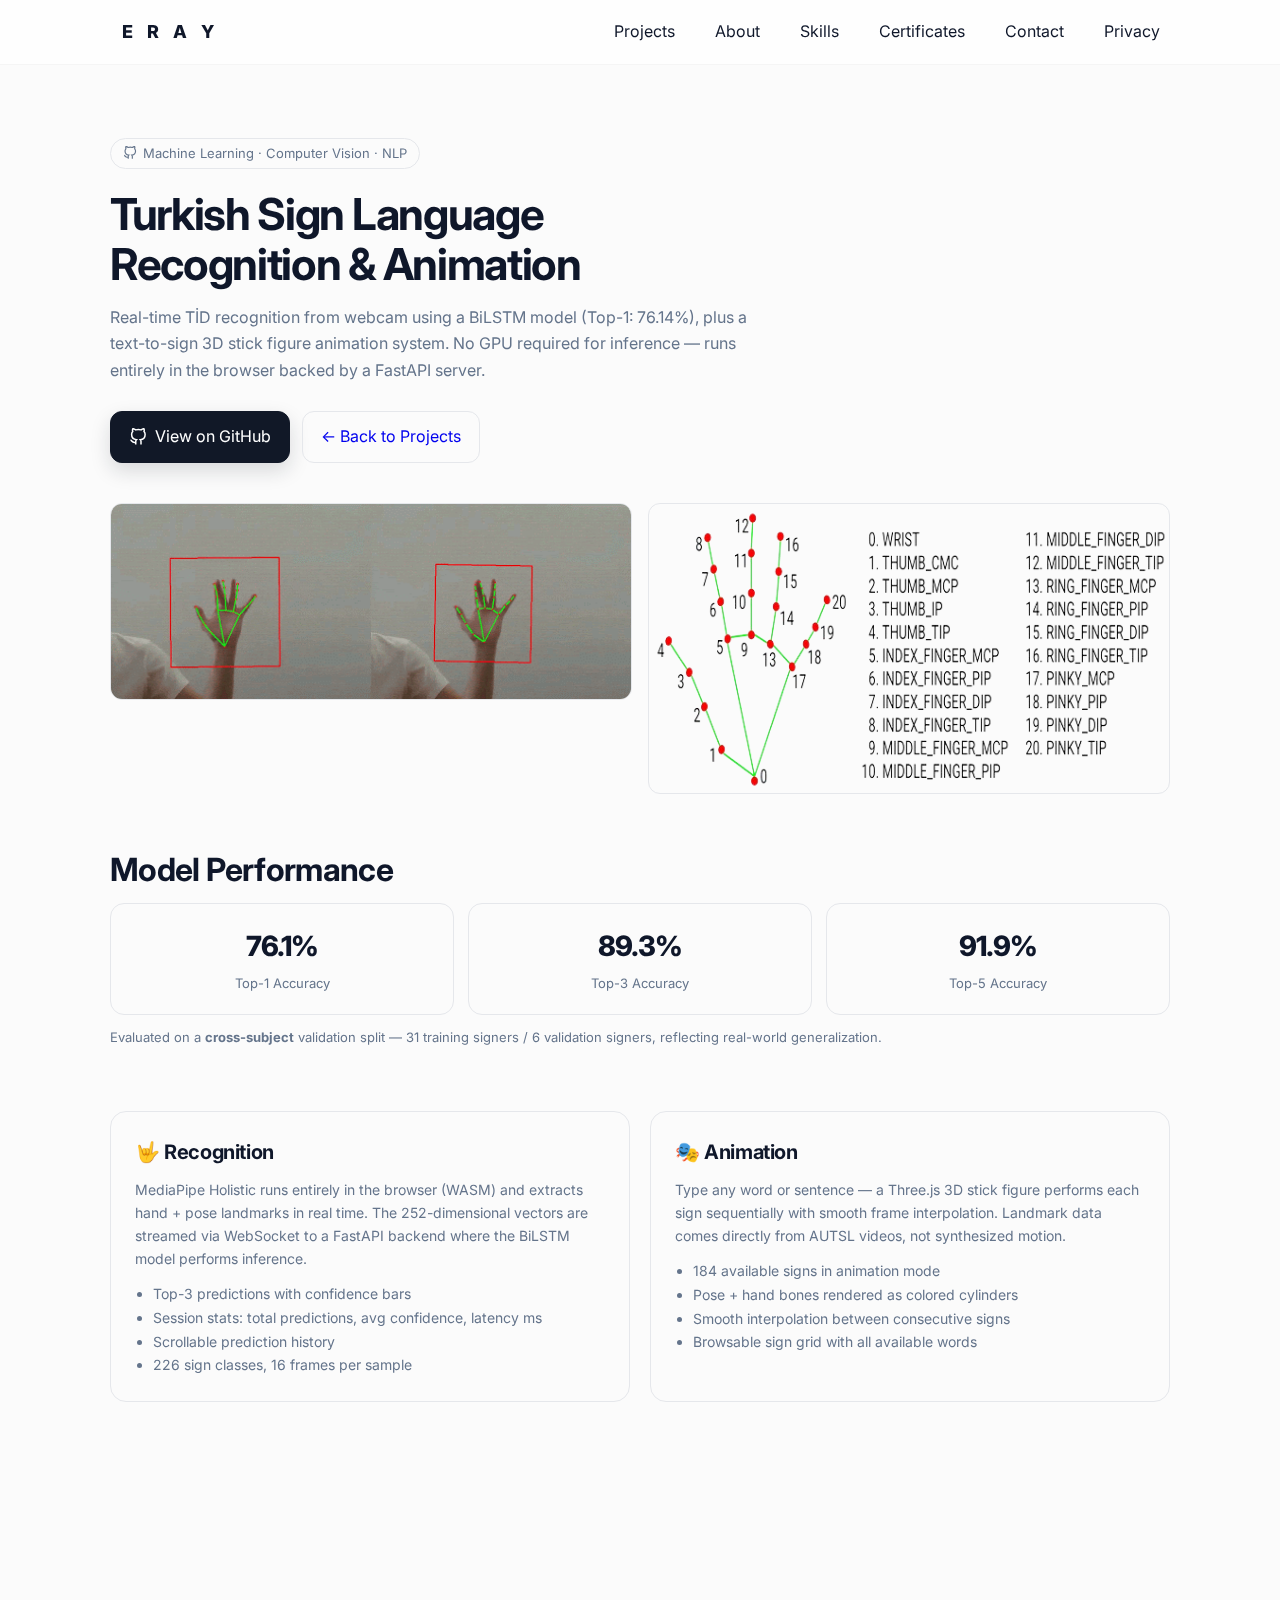
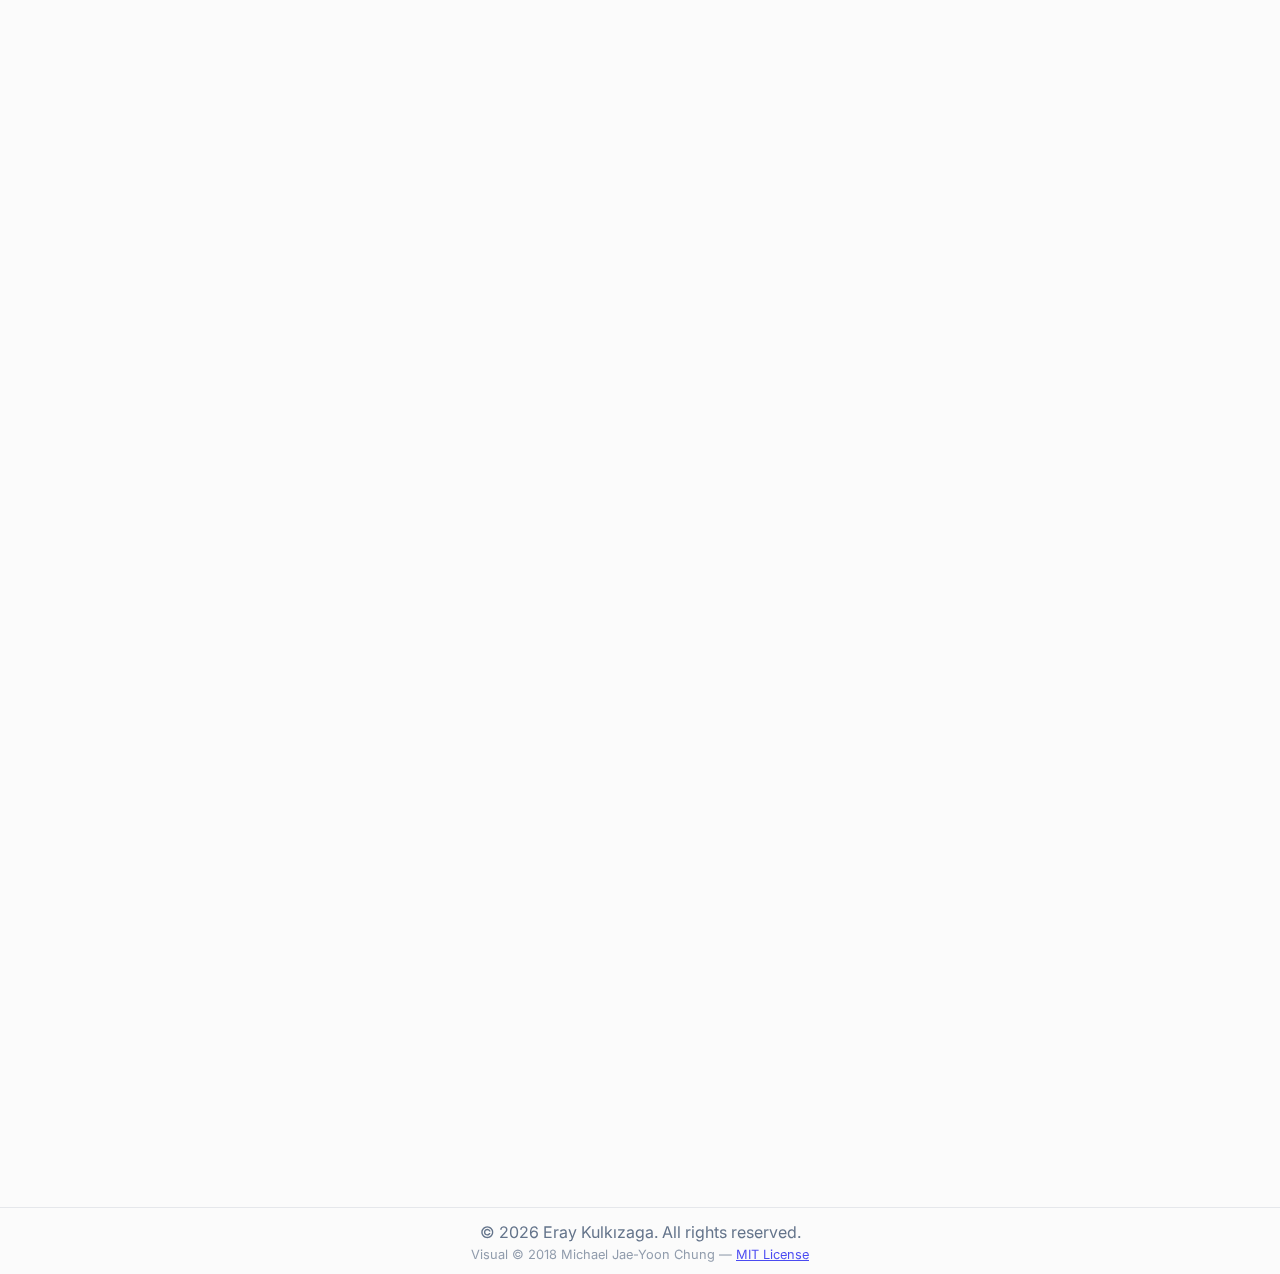
<file: project-sign-language.html>
<!DOCTYPE html>
<html lang="en">
  <head>
    <meta charset="utf-8" />
    <meta name="viewport" content="width=device-width, initial-scale=1" />
    <title>Turkish Sign Language Translator — Project</title>
    <meta name="description" content="Real-time Turkish Sign Language recognition from webcam using BiLSTM (Top-1: 76.1%) + text-to-sign 3D stick figure animation. Built with FastAPI, TensorFlow, Three.js." />
    <link rel="canonical" href="https://eraykulkizaga.com/project-sign-language.html" />
    <meta property="og:type" content="website" />
    <meta property="og:title" content="Turkish Sign Language Translator — Project" />
    <meta property="og:description" content="Real-time TİD recognition and animation system using BiLSTM + MediaPipe." />
    <meta property="og:url" content="https://eraykulkizaga.com/project-sign-language.html" />
    <meta property="og:image" content="/images/hero.gif" />
    <meta name="twitter:card" content="summary_large_image" />
    <meta name="theme-color" content="#0f172a" />
    <link rel="icon" href="images/main.png" type="image/png" />
    <link rel="preconnect" href="https://fonts.googleapis.com" />
    <link rel="preconnect" href="https://fonts.gstatic.com" crossorigin />
    <link href="https://fonts.googleapis.com/css2?family=Inter:wght@300;400;500;600;700;800&display=swap" rel="stylesheet" />
    <link rel="stylesheet" href="style.css" />
    <style>
      .proj-hero { padding: 60px 0 40px; }
      .proj-hero__tag { display: inline-flex; align-items: center; gap: 6px; font-size: 13px; color: var(--muted); border: 1px solid var(--border); border-radius: 999px; padding: 4px 12px; margin-bottom: 20px; }
      .proj-hero__title { font-size: clamp(28px, 5vw, 44px); letter-spacing: -0.03em; margin: 0 0 14px; line-height: 1.15; }
      .proj-hero__sub { color: var(--muted); max-width: 640px; margin: 0 0 28px; font-size: 16px; line-height: 1.65; }
      .proj-hero__actions { display: flex; gap: 12px; flex-wrap: wrap; }
      .proj-section-title { font-size: 20px; font-weight: 700; letter-spacing: -0.02em; margin: 0 0 16px; }
      .proj-card { border: 1px solid var(--border); border-radius: 16px; padding: 24px; background: var(--card); }
      .proj-two-col { display: grid; grid-template-columns: 1fr 1fr; gap: 20px; }
      .proj-stat { text-align: center; padding: 20px 16px; border: 1px solid var(--border); border-radius: 14px; background: var(--card); }
      .proj-stat__value { font-size: 28px; font-weight: 800; letter-spacing: -0.03em; color: var(--primary); display: block; }
      .proj-stat__label { font-size: 13px; color: var(--muted); margin-top: 4px; display: block; }
      .proj-stats-row { display: grid; grid-template-columns: repeat(3, 1fr); gap: 14px; }
      .proj-pipeline { display: flex; flex-direction: column; gap: 0; }
      .proj-pipeline__step { display: grid; grid-template-columns: 40px 1fr; gap: 16px; align-items: start; padding: 20px 0; border-bottom: 1px solid var(--border); }
      .proj-pipeline__step:last-child { border-bottom: none; }
      .proj-pipeline__num { width: 36px; height: 36px; border-radius: 50%; background: var(--primary); color: #fff; font-weight: 700; font-size: 14px; display: flex; align-items: center; justify-content: center; flex-shrink: 0; margin-top: 2px; }
      .proj-pipeline__content h4 { margin: 0 0 6px; font-size: 15px; font-weight: 600; }
      .proj-pipeline__content p { margin: 0; color: var(--muted); font-size: 14px; line-height: 1.6; }
      .proj-pipeline__content code { background: #f1f5f9; border-radius: 4px; padding: 1px 6px; font-size: 12px; font-family: 'SF Mono', 'Fira Code', monospace; }
      .data-table { width: 100%; border-collapse: collapse; font-size: 14px; }
      .data-table th { text-align: left; font-weight: 600; padding: 8px 12px; border-bottom: 2px solid var(--border); color: var(--muted); font-size: 12px; text-transform: uppercase; letter-spacing: 0.04em; }
      .data-table td { padding: 9px 12px; border-bottom: 1px solid var(--border); color: var(--text); }
      .data-table tr:last-child td { border-bottom: none; }
      .data-table td strong { color: var(--primary); }
      .proj-arch { background: #0f172a; border-radius: 14px; padding: 24px; font-family: 'SF Mono', 'Fira Code', monospace; font-size: 12px; line-height: 1.7; color: #94a3b8; overflow-x: auto; }
      .proj-arch span.hl { color: #7dd3fc; }
      .proj-arch span.grn { color: #86efac; }
      .proj-media-grid { display: grid; grid-template-columns: 1fr 1fr; gap: 16px; }
      .proj-media-grid img { width: 100%; height: auto; border-radius: 12px; display: block; border: 1px solid var(--border); }
      .proj-media-single img { width: 100%; height: auto; border-radius: 12px; display: block; border: 1px solid var(--border); }
      @media (max-width: 820px) {
        .proj-two-col { grid-template-columns: 1fr; }
        .proj-media-grid { grid-template-columns: 1fr; }
        .proj-stats-row { grid-template-columns: repeat(3, 1fr); }
      }
      @media (max-width: 640px) {
        .proj-stats-row { grid-template-columns: 1fr; }
        .proj-hero__actions { flex-direction: column; }
        .proj-hero__actions .btn { width: 100%; justify-content: center; }
      }
    </style>
  </head>
  <body>
    <a class="skip-link" href="#project">Skip to content</a>

    <header class="site-header">
      <div class="container header-inner">
        <a href="index.html#hero" class="brand__text" aria-label="Go to hero">E R A Y</a>
        <button class="nav-toggle" aria-controls="primary-nav" aria-expanded="false" aria-label="Toggle navigation">
          <span class="bar"></span>
          <span class="bar"></span>
          <span class="bar"></span>
        </button>
        <nav id="primary-nav" class="nav" aria-label="Primary" data-open="false">
          <a href="index.html#projects">Projects</a>
          <a href="index.html#about">About</a>
          <a href="index.html#skills">Skills</a>
          <a href="index.html#certificates">Certificates</a>
          <a href="index.html#contact">Contact</a>
          <a href="privacy.html">Privacy</a>
        </nav>
      </div>
    </header>

    <div id="mobile-nav" class="mobile-nav" aria-hidden="true" role="dialog" aria-modal="true">
      <div class="mobile-nav__backdrop" tabindex="-1" aria-hidden="true"></div>
      <nav class="mobile-nav__panel" aria-label="Mobile">
        <a href="index.html#projects">Projects</a>
        <a href="index.html#about">About</a>
        <a href="index.html#skills">Skills</a>
        <a href="index.html#certificates">Certificates</a>
        <a href="index.html#contact">Contact</a>
        <a href="privacy.html">Privacy</a>
      </nav>
    </div>

    <main id="project">

      <!-- Hero -->
      <section class="section proj-hero">
        <div class="container">
          <p class="proj-hero__tag reveal">
            <svg width="14" height="14" viewBox="0 0 24 24" fill="none" stroke="currentColor" stroke-width="2"><path d="M9 19c-5 1.5-5-2.5-7-3m14 6v-3.87a3.37 3.37 0 0 0-.94-2.61c3.14-.35 6.44-1.54 6.44-7A5.44 5.44 0 0 0 20 4.77 5.07 5.07 0 0 0 19.91 1S18.73.65 16 2.48a13.38 13.38 0 0 0-7 0C6.27.65 5.09 1 5.09 1A5.07 5.07 0 0 0 5 4.77a5.44 5.44 0 0 0-1.5 3.78c0 5.42 3.3 6.61 6.44 7A3.37 3.37 0 0 0 9 18.13V22"/></svg>
            Machine Learning · Computer Vision · NLP
          </p>
          <h1 class="proj-hero__title reveal">Turkish Sign Language<br>Recognition &amp; Animation</h1>
          <p class="proj-hero__sub reveal">
            Real-time TİD recognition from webcam using a BiLSTM model (Top-1: 76.14%), plus a text-to-sign 3D stick figure animation system. No GPU required for inference — runs entirely in the browser backed by a FastAPI server.
          </p>
          <div class="proj-hero__actions reveal">
            <a href="https://github.com/ErayKulkizaga/turkish-sign-language-translator" target="_blank" rel="noopener noreferrer" class="btn btn--primary">
              <svg width="18" height="18" viewBox="0 0 24 24" fill="none" stroke="currentColor" stroke-width="2" style="margin-right:8px"><path d="M9 19c-5 1.5-5-2.5-7-3m14 6v-3.87a3.37 3.37 0 0 0-.94-2.61c3.14-.35 6.44-1.54 6.44-7A5.44 5.44 0 0 0 20 4.77 5.07 5.07 0 0 0 19.91 1S18.73.65 16 2.48a13.38 13.38 0 0 0-7 0C6.27.65 5.09 1 5.09 1A5.07 5.07 0 0 0 5 4.77a5.44 5.44 0 0 0-1.5 3.78c0 5.42 3.3 6.61 6.44 7A3.37 3.37 0 0 0 9 18.13V22"/></svg>
              View on GitHub
            </a>
            <a href="index.html#projects" class="btn">← Back to Projects</a>
          </div>
        </div>
      </section>

      <!-- Demo media -->
      <section class="section" style="padding-top:0">
        <div class="container">
          <div class="proj-media-grid reveal">
            <img src="images/1.gif" alt="Sign language recognition demo" loading="lazy" decoding="async" />
            <img src="images/2.png" alt="Sign language animation demo" loading="lazy" decoding="async" />
          </div>
        </div>
      </section>

      <!-- Model performance -->
      <section class="section" style="padding-top:0">
        <div class="container">
          <h2 class="proj-section-title reveal">Model Performance</h2>
          <div class="proj-stats-row reveal">
            <div class="proj-stat">
              <span class="proj-stat__value">76.1%</span>
              <span class="proj-stat__label">Top-1 Accuracy</span>
            </div>
            <div class="proj-stat">
              <span class="proj-stat__value">89.3%</span>
              <span class="proj-stat__label">Top-3 Accuracy</span>
            </div>
            <div class="proj-stat">
              <span class="proj-stat__value">91.9%</span>
              <span class="proj-stat__label">Top-5 Accuracy</span>
            </div>
          </div>
          <p class="muted reveal" style="font-size:13px; margin-top:12px;">
            Evaluated on a <strong>cross-subject</strong> validation split — 31 training signers / 6 validation signers, reflecting real-world generalization.
          </p>
        </div>
      </section>

      <!-- Overview -->
      <section class="section" style="padding-top:0">
        <div class="container">
          <div class="proj-two-col">
            <div class="proj-card reveal">
              <p class="proj-section-title" style="margin-bottom:10px;">🤟 Recognition</p>
              <p class="muted" style="font-size:14px; line-height:1.65; margin:0 0 12px;">
                MediaPipe Holistic runs entirely in the browser (WASM) and extracts hand + pose landmarks in real time. The 252-dimensional vectors are streamed via WebSocket to a FastAPI backend where the BiLSTM model performs inference.
              </p>
              <ul style="margin:0; padding-left:18px; color:var(--muted); font-size:14px; line-height:1.7;">
                <li>Top-3 predictions with confidence bars</li>
                <li>Session stats: total predictions, avg confidence, latency ms</li>
                <li>Scrollable prediction history</li>
                <li>226 sign classes, 16 frames per sample</li>
              </ul>
            </div>
            <div class="proj-card reveal">
              <p class="proj-section-title" style="margin-bottom:10px;">🎭 Animation</p>
              <p class="muted" style="font-size:14px; line-height:1.65; margin:0 0 12px;">
                Type any word or sentence — a Three.js 3D stick figure performs each sign sequentially with smooth frame interpolation. Landmark data comes directly from AUTSL videos, not synthesized motion.
              </p>
              <ul style="margin:0; padding-left:18px; color:var(--muted); font-size:14px; line-height:1.7;">
                <li>184 available signs in animation mode</li>
                <li>Pose + hand bones rendered as colored cylinders</li>
                <li>Smooth interpolation between consecutive signs</li>
                <li>Browsable sign grid with all available words</li>
              </ul>
            </div>
          </div>
        </div>
      </section>

      <!-- Pipeline -->
      <section class="section" style="padding-top:0">
        <div class="container">
          <h2 class="proj-section-title reveal">Development Pipeline</h2>
          <div class="proj-card reveal">
            <div class="proj-pipeline">
              <div class="proj-pipeline__step">
                <div class="proj-pipeline__num">1</div>
                <div class="proj-pipeline__content">
                  <h4>Landmark Extraction</h4>
                  <p>MediaPipe Holistic (<code>model_complexity=2</code>) processes every AUTSL video. 16 frames sampled per video → 225 landmarks per frame (21 left-hand + 21 right-hand + 33 pose keypoints × xyz). Color and depth streams concatenated: <strong>450 features/frame</strong> for the Transformer model.</p>
                </div>
              </div>
              <div class="proj-pipeline__step">
                <div class="proj-pipeline__num">2</div>
                <div class="proj-pipeline__content">
                  <h4>Transformer Baseline — 226 classes</h4>
                  <p>Transformer Encoder with sinusoidal positional encoding, 4× Multi-Head Attention blocks (8 heads), AdamW optimizer with cosine decay, label smoothing 0.1, data augmentation (Gaussian noise, time masking, scale jitter, horizontal flip). Input: <code>(16, 450)</code>.</p>
                </div>
              </div>
              <div class="proj-pipeline__step">
                <div class="proj-pipeline__num">3</div>
                <div class="proj-pipeline__content">
                  <h4>BiLSTM Final Model — 184 classes</h4>
                  <p>42 low-accuracy classes removed (val accuracy &lt; 50%). Redesigned to use only hand landmarks (<code>feat_dim=252</code>) to reduce input noise. Bidirectional LSTM(256) → LSTM(128) → Dense(512) → Dense(256) → Dense(184, softmax). Labels remapped with <code>sklearn.LabelEncoder</code>.</p>
                </div>
              </div>
            </div>
          </div>
        </div>
      </section>

      <!-- Dataset -->
      <section class="section" style="padding-top:0">
        <div class="container">
          <div class="proj-two-col">
            <div>
              <h2 class="proj-section-title reveal">Dataset — AUTSL</h2>
              <div class="proj-card reveal">
                <table class="data-table">
                  <thead><tr><th>Property</th><th>Value</th></tr></thead>
                  <tbody>
                    <tr><td>Total classes</td><td><strong>226 words</strong></td></tr>
                    <tr><td>Total videos</td><td>~38,000</td></tr>
                    <tr><td>Format</td><td>RGB + Depth, 512×512, 30fps</td></tr>
                    <tr><td>Total signers</td><td>43</td></tr>
                    <tr><td>Train signers</td><td>31 (~28k videos)</td></tr>
                    <tr><td>Validation signers</td><td>6 (~4.4k videos)</td></tr>
                  </tbody>
                </table>
              </div>
            </div>
            <div>
              <h2 class="proj-section-title reveal">Architecture Overview</h2>
              <div class="proj-arch reveal">
<span class="hl">Browser</span>                    <span class="hl">FastAPI Backend</span>
─────────────────────    ──────────────────────────

Webcam
 → MediaPipe (WASM)  →   WebSocket
   16 × 252 features      → BiLSTM
                           → Top-3 + confidence

Text Input
 → GET /landmark     →   Read landmark JSON
 → Three.js                (30 frames × keypoints)
   <span class="grn">3D stick figure</span>
</div>
            </div>
          </div>
        </div>
      </section>

      <!-- Tech stack -->
      <section class="section" style="padding-top:0">
        <div class="container">
          <h2 class="proj-section-title reveal">Technologies Used</h2>
          <div class="techs__grid reveal">
            <div class="techs__group">
              <h3>Backend</h3>
              <div class="badges">
                <span class="badge">Python</span>
                <span class="badge">FastAPI</span>
                <span class="badge">Uvicorn</span>
                <span class="badge">WebSocket</span>
                <span class="badge">Docker</span>
              </div>
            </div>
            <div class="techs__group">
              <h3>Machine Learning</h3>
              <div class="badges">
                <span class="badge">TensorFlow</span>
                <span class="badge">Keras</span>
                <span class="badge">BiLSTM</span>
                <span class="badge">Transformer</span>
                <span class="badge">Scikit-learn</span>
              </div>
            </div>
            <div class="techs__group">
              <h3>Computer Vision</h3>
              <div class="badges">
                <span class="badge">MediaPipe</span>
                <span class="badge">OpenCV</span>
                <span class="badge">NumPy</span>
                <span class="badge">Pandas</span>
              </div>
            </div>
            <div class="techs__group">
              <h3>Frontend / 3D</h3>
              <div class="badges">
                <span class="badge">JavaScript</span>
                <span class="badge">Three.js</span>
                <span class="badge">MediaPipe WASM</span>
              </div>
            </div>
            <div class="techs__group">
              <h3>Training</h3>
              <div class="badges">
                <span class="badge">Google Colab</span>
                <span class="badge">T4 GPU</span>
                <span class="badge">Mixed Precision fp16</span>
              </div>
            </div>
            <div class="techs__group">
              <h3>Dataset</h3>
              <div class="badges">
                <span class="badge">AUTSL</span>
                <span class="badge">Ankara University</span>
                <span class="badge">226 Sign Classes</span>
              </div>
            </div>
          </div>
        </div>
      </section>

    </main>

    <footer class="site-footer">
      <div class="container footer-inner">
        <p class="muted">© <span id="year"></span> Eray Kulkızaga. All rights reserved.</p>
        <p class="muted small">Visual © 2018 Michael Jae-Yoon Chung — <a href="https://opensource.org/licenses/MIT" target="_blank" rel="noopener noreferrer">MIT License</a></p>
      </div>
    </footer>

    <script src="script.js" defer></script>
  </body>
</html>
</file>
<file: style.css>
/* Base */
:root {
  --bg: #fbfbfb;
  --text: #0f172a;
  --muted: #64748b;
  --primary: #0f172a;
  --card: #fbfbfb;
  --border: #e5e7eb;
  --shadow: 0 10px 30px rgba(2, 6, 23, 0.08);
}

* { box-sizing: border-box; }
html { scroll-behavior: smooth; }
body {
  margin: 0;
  font-family: 'Inter', ui-sans-serif, system-ui, -apple-system, Segoe UI, Roboto, Helvetica, Arial, 'Apple Color Emoji', 'Segoe UI Emoji';
  color: var(--text);
  background: var(--bg);
  line-height: 1.6;
}

.container { width: 100%; max-width: 1100px; margin: 0 auto; padding: 0 20px; }
.section { padding: 50px 0; position: relative; overflow: hidden; }
.section h2 { font-size: 32px; margin: 0 0 8px; letter-spacing: -0.02em; }
.section__subtitle { color: var(--muted); margin: 0 0 32px; }
/* Anchor offset for sticky header */
section { scroll-margin-top: 80px; }

.skip-link { position: absolute; left: -9999px; top: auto; width: 1px; height: 1px; overflow: hidden; }
.skip-link:focus { position: static; width: auto; height: auto; padding: 8px 12px; background: #000; color: #fff; }

/* Header */
.site-header { position: sticky; top: 0; z-index: 50; background: rgba(255,255,255,0.8); backdrop-filter: saturate(180%) blur(12px); border-bottom: 1px solid rgba(0,0,0,0.04); transition: transform .25s ease; }
.site-header.is-hidden { transform: translateY(-100%); }
/* Mobile overlay nav */
.mobile-nav { position: fixed; inset: 0; z-index: 90; pointer-events: none; opacity: 0; visibility: hidden; transition: opacity .35s ease, visibility .35s ease; }
.mobile-nav__backdrop { position: absolute; inset: 0; background: transparent; }
.mobile-nav__panel { position: absolute; top: 64px; left: 0; right: 0; background: #ffffff; border-top: 1px solid var(--border); box-shadow: 0 12px 30px rgba(2,6,23,0.18); opacity: 0; transition: opacity .35s ease; display: flex; flex-direction: column; }
.mobile-nav__panel a { padding: 16px 20px; border-bottom: 1px solid var(--border); color: var(--text); text-decoration: none; }
.mobile-nav__panel a:last-child { border-bottom: 0; }
.mobile-nav.is-open { pointer-events: auto; opacity: 1; visibility: visible; }
.mobile-nav.is-open .mobile-nav__panel { opacity: 1; }
.header-inner { display: flex; align-items: center; justify-content: space-between; height: 64px; }
.nav { margin-left: 0; }
.nav-toggle { margin-left: 0; }
.brand__link { display: inline-flex; align-items: center; justify-content: center; width: 36px; height: 36px; border-radius: 10px; background: transparent; color: inherit; font-weight: 700; text-decoration: none; letter-spacing: 0.02em; }
.brand__logo { width: 36px; height: 36px; object-fit: contain; display: block; }
.brand__ghost { display: inline-block; width: 44px; height: 44px; border-radius: 10px; opacity: 0; }
.brand__text { display: inline-flex; align-items: center; justify-content: center; height: 36px; padding: 0 12px; border-radius: 10px; font-weight: 800; letter-spacing: 0.28em; color: var(--text); text-decoration: none; font-size: 18px; }
.nav-toggle { display: none; appearance: none; border: none; background: transparent; color: var(--text); border-radius: 10px; width: 40px; height: 40px; align-items: center; justify-content: center; padding: 0; cursor: pointer; box-shadow: none; position: relative; }
.nav-toggle .bar { position: absolute; width: 22px; height: 2px; background: currentColor; left: 50%; transform: translateX(-50%); transition: transform .3s ease, opacity .2s ease; }
.nav-toggle .bar:nth-child(1) { top: 12px; }
.nav-toggle .bar:nth-child(2) { top: 19px; }
.nav-toggle .bar:nth-child(3) { top: 26px; }
.nav-toggle[aria-expanded="true"] .bar:nth-child(1) { transform: translateX(-50%) translateY(7px) rotate(45deg); }
.nav-toggle[aria-expanded="true"] .bar:nth-child(2) { opacity: 0; }
.nav-toggle[aria-expanded="true"] .bar:nth-child(3) { transform: translateX(-50%) translateY(-7px) rotate(-45deg); }
.nav a { color: var(--text); text-decoration: none; margin-left: 16px; padding: 8px 10px; border-radius: 8px; transition: color .2s ease, background .2s ease; }
.nav a:hover { background: #f3f4f6; }

/* Hero */
.hero { padding-top: 96px; }
.hero__inner { display: grid; grid-template-columns: 1.2fr 1fr; gap: 80px; align-items: center; }
.hero__title { font-size: 48px; line-height: 1.1; letter-spacing: -0.04em; margin: 0 0 20px; }
.hero__subtitle { color: var(--muted); margin: 0 0 24px; }
.hero__cta { display: flex; gap: 12px; }
.btn { display: inline-flex; align-items: center; justify-content: center; padding: 12px 18px; border-radius: 12px; text-decoration: none; cursor: pointer; transition: transform .2s ease, box-shadow .2s ease, background .2s ease, color .2s ease; border: 1px solid var(--border); }
.btn--primary { background: #111827; color: #fff; border-color: #111827; box-shadow: 0 8px 20px rgba(17,24,39,0.15); }
.btn--primary:hover { transform: translateY(-2px); box-shadow: 0 12px 26px rgba(17,24,39,0.18); }

.embed__frame-wrapper { width: 100%; border-radius: 0; overflow: visible; box-shadow: none; background: #fbfbfb; }
.hero__gif { width: 100%; height: auto; display: block; object-fit: contain; }
/* Ensure hero background is pure white and remove decorative layers behind GIF */
.hero { background: #fbfbfb; }
.hero .parallax-layer { display: none; }
/* Slightly nudge GIF upwards and add spacing from title */
.hero__gif { margin-top: -140px; margin-bottom: 12px; }

/* Parallax decorative circles */
.parallax-layer { position: absolute; border-radius: 999px; filter: blur(40px); opacity: 0.6; }
.layer-1 { width: 280px; height: 280px; background: radial-gradient(circle at 30% 30%, #e5e7eb, transparent 60%); top: -40px; left: -60px; }
.layer-2 { width: 220px; height: 220px; background: radial-gradient(circle at 70% 30%, #f1f5f9, transparent 60%); bottom: 10%; right: 10%; }
.layer-3 { width: 180px; height: 180px; background: radial-gradient(circle at 50% 50%, #e2e8f0, transparent 60%); top: 40%; right: -60px; }

/* Projects */
.projects__grid { display: grid; grid-template-columns: repeat(3, 1fr); gap: 20px; }
.card { display: block; background: var(--card); border: 1px solid var(--border); border-radius: 16px; padding: 20px; text-decoration: none; color: var(--text); box-shadow: 0 0 0 rgba(0,0,0,0); transition: transform .25s ease, box-shadow .25s ease, border-color .25s ease; cursor: pointer; }
.card:hover { transform: translateY(-6px) scale(1.02); box-shadow: var(--shadow); border-color: #d1d5db; }
.card:active { transform: translateY(-2px) scale(0.98); box-shadow: var(--shadow); }
.card__title { margin: 0 0 8px; font-size: 18px; letter-spacing: -0.01em; }
.card__desc { margin: 0; color: var(--muted); }

/* About */
.about__grid { display: grid; grid-template-columns: 1.2fr 1fr; gap: 32px; }
/* Project detail layout */
.project-detail__grid { display: grid; grid-template-columns: 1.2fr 1fr; gap: 28px; align-items: start; }
.project-detail__media img { width: 100%; height: auto; display: block; border-radius: 12px; }
.project-detail__media > img + img { margin-top: 0px; }
.project-detail__thumbs { display: grid; grid-template-columns: repeat(2, 1fr); gap: 16px; align-items: start; }
.project-detail__thumbs img { width: 100%; height: 220px; display: block; border-radius: 12px; object-fit: contain; background: #fff; }
.project-detail__aside { color: var(--muted); line-height: 1.7; }
/* Sketchfab embed */
.project-embed { margin-top: 1px; }
.project-embed iframe { width: 100%; height: 520px; border: 0; border-radius: 12px; }

/* Simple slider */
.slider { position: relative; width: 100%; aspect-ratio: 9/19.5; background: transparent; border-radius: 0; overflow: hidden; border: 0; }
.slider__track { position: absolute; inset: 0; display: flex; transition: transform .6s ease; backface-visibility: hidden; transform: translateZ(0); }
.slider__loader { position: absolute; inset: 0; display: grid; place-items: center; background: rgba(255,255,255,0.8); z-index: 2; }
.slider__loader::after { content: ""; width: 28px; height: 28px; border: 3px solid #cbd5e1; border-top-color: #0f172a; border-radius: 999px; animation: spin 0.8s linear infinite; }
@keyframes spin { to { transform: rotate(360deg); } }
.slider__track { will-change: transform; }
.slider__slide { min-width: 100%; height: 100%; display: flex; align-items: center; justify-content: center; background: transparent; }
.slider__slide img { width: 100%; height: auto; max-height: 100%; object-fit: contain; image-rendering: -webkit-optimize-contrast; }
.slider::after { content: ""; position: absolute; right: 8px; bottom: 8px; width: 6px; height: 6px; border-radius: 999px; background: rgba(255,255,255,0.6); box-shadow: 0 0 0 1px rgba(0,0,0,0.1); }
/* Constrain slider size inside project layout */
.project-detail__media .slider { max-width: 320px; width: 60%; margin-left: 0; margin-right: auto; }
@media (max-width: 820px) { .project-detail__media .slider { max-width: 300px; width: 90%; margin-left: auto; margin-right: auto; } }

/* EMU page: nudge slider and text slightly left */
.project-emu .container { padding-left: 10px; }
@media (max-width: 640px) {
  .project-emu.section { padding: 24px 0; }
  .project-emu .container { padding-left: 20px; padding-right: 20px; }
}

/* Reduce gap between EMU subtitle and slider */
.project-emu .section__subtitle { margin: 0 0 12px; }
@media (max-width: 640px) {
  .project-emu.section + .project-emu.section { padding-top: 4px; }
  .project-emu .section__subtitle { margin: 0 0 4px; }
}

/* Tighter gap between EMU subtitle and slider on mobile */
@media (max-width: 640px) {
  section.project-detail.project-emu:first-of-type { padding-bottom: 4px; }
  section.project-detail.project-emu + section.project-detail.project-emu { padding-top: 4px; }
}

/* Aim card */
.aim__card { border: 1px solid var(--border); border-radius: 12px; background: var(--card); padding: 12px; }

/* Ensure Project Aim text not muted and matches Tools Used */
.project-emu .project-detail__aside .techs__title { color: var(--text); }
.project-emu .project-detail__aside .techs__group { color: var(--text); }
@media (max-width: 640px) {
  .project-emu .project-detail__aside p { color: var(--text); }
}

/* Modules grid */
.modules__grid { display: grid; grid-template-columns: 1fr 1fr; gap: 16px; }
.module { display: grid; grid-template-columns: auto 1fr; align-items: start; gap: 12px; border: 1px solid var(--border); border-radius: 12px; background: var(--card); color: var(--text); padding: 12px; }
.module__num { width: 40px; height: 40px; border-radius: 999px; background: #fff; color: var(--primary); border: 1px solid var(--border); font-weight: 700; display: inline-flex; align-items: center; justify-content: center; }
.module__title { margin: 0 0 8px; font-size: 16px; }
.module ul { margin: 0; padding-left: 18px; }
.module li + li { margin-top: 6px; }

@media (max-width: 820px) {
  .modules__grid { grid-template-columns: 1fr; }
}

/* EMU page typography to match sign-language page */
.project-emu .project-detail__aside h3:not(.techs__title) { font-size: 22px; margin: 0 0 8px; letter-spacing: -0.01em; }
.project-emu .project-detail__aside p { margin: 0 0 12px; color: var(--muted); line-height: 1.7; }
.project-emu .project-detail__aside ul { margin: 0; padding-left: 18px; }
.project-emu .project-detail__aside li + li { margin-top: 6px; }

@media (max-width: 820px) {
  .project-emu .project-detail__aside h3 { font-size: 20px; }
}

/* Uniform media sizing for project page (match GIF ratio, contain) */
.section.project-media .project-detail__media .media-box { position: relative; width: 100%; aspect-ratio: var(--media-ar, auto); background: #ffffff; border-radius: 12px; display: block; }
.section.project-media .project-detail__media .media-box + .media-box { margin-top: 20px; }
.section.project-media .project-detail__media .media-box img { position: absolute; inset: 0; width: 100%; height: 100%; object-fit: contain; border-radius: 12px; }

/* Technologies section */
.techs { margin: 24px 0 28px; }
.techs__title { margin: 0 0 12px; font-size: 22px; }
.techs__grid { display: grid; grid-template-columns: repeat(3, 1fr); gap: 12px; }
.techs__group { border: 1px solid var(--border); border-radius: 12px; background: var(--card); padding: 12px; }
.techs__group h3 { margin: 0 0 8px; font-size: 16px; }
.techs__group .badges { gap: 8px; }
.techs__group .badge { font-size: 14px; padding: 6px 10px; }

@media (max-width: 820px) {
  .project-detail__grid { grid-template-columns: 1fr; }
  .project-embed iframe { height: 250px; }
  .techs__grid { grid-template-columns: 1fr 1fr; }
}
.about__card { border: 1px solid var(--border); border-radius: 16px; padding: 16px; background: var(--card); }
.list { margin: 10px 0 0; padding-left: 18px; }
/* Reduce space below About section to tighten gap to Skills */
.section.about { padding-bottom: 0px; }
/* Education line logo */
.education-row { display: flex; align-items: center; gap: 12px; margin-top: 50px; }
.edu__logo { height: 52px; width: auto; margin: 0; flex-shrink: 0; }
.education-text { display: inline-flex; flex-direction: column; }
.education-text .abet { margin-top: 4px; font-size: 14px; }

/* Education stats (GPA/CGPA) */
.edu-stats { display: flex; gap: 16px; margin-top: 10px; }
.about__media .edu-stats { justify-content: center; margin-top: 60px; margin-bottom: 36px; }
.edu-stats .stat { display: flex; align-items: baseline; gap: 6px; padding: 6px 10px; border: 1px solid var(--border); border-radius: 10px; background: var(--card); }
.edu-stats .stat__label { font-size: 14px; color: var(--muted); }
.edu-stats .stat__value { font-weight: 700; color: var(--primary); min-width: 44px; text-align: right; }

/* Enlarge GPA on desktop only */
@media (min-width: 821px) {
  .edu-stats .stat { padding: 10px 14px; }
  .edu-stats .stat__label { font-size: 18px; }
  .edu-stats .stat__value { font-size: 32px; min-width: 72px; }
}

/* Skills */
.badges { display: flex; flex-wrap: wrap; gap: 12px; }
.badge { display: inline-flex; align-items: center; padding: 8px 12px; border: 1px solid var(--border); border-radius: 999px; background: var(--card); box-shadow: 0 0 0 rgba(0,0,0,0); transition: transform .2s ease, box-shadow .2s ease, border-color .2s ease; }
.badge:hover { transform: translateY(-2px); box-shadow: var(--shadow); border-color: #d1d5db; }

/* Certificates */
.certs__grid { display: grid; grid-template-columns: repeat(4, 1fr); gap: 18px; }
.cert {
  display: flex; flex-direction: column; align-items: center; gap: 10px;
  border: 1px solid var(--border); border-radius: 14px; padding: 18px;
  text-decoration: none; color: var(--text); background: var(--card);
  transition: transform .2s ease, box-shadow .2s ease, border-color .2s ease;
  box-sizing: border-box;
}
.cert:hover { transform: translateY(-4px); box-shadow: var(--shadow); border-color: #d1d5db; }
.cert__badge { width: 72px; height: 72px; display: flex; align-items: center; justify-content: center; overflow: hidden; flex-shrink: 0; }
.cert__badge img { width: 100%; height: 100%; object-fit: contain; display: block; }
.cert__content { display: flex; flex-direction: column; align-items: center; gap: 4px; width: 100%; flex: 1; }
.cert__logo { font-weight: 600; color: var(--muted); font-size: 13px; text-align: center; }
.cert__title { font-size: 13px; text-align: center; line-height: 1.4; }

/* Certificates total counter */
.certs__total { margin-top: 12px; text-align: center; }
.certs__total #cert-total { font-weight: 700; color: var(--primary); }

/* Contact */
.contact__grid { display: grid; grid-template-columns: 0.9fr 1.1fr; gap: 24px; align-items: center; }
.contact__links { display: flex; flex-direction: column; gap: 36px; justify-content: center; align-items: stretch; align-self: center; justify-self: center; height: 100%; }
.icon-link { display: inline-flex; align-items: center; gap: 10px; padding: 14px 16px; border-radius: 14px; color: var(--text); text-decoration: none; border: 1px solid var(--border); transition: transform .2s ease, box-shadow .2s ease, border-color .2s ease, color .2s ease; min-width: 200px; justify-content: center; font-size: 16px; width: 100%; max-width: 260px; }
.icon-link:hover { transform: translateY(-2px); box-shadow: var(--shadow); border-color: #d1d5db; color: var(--primary); }
.icon-link svg { width: 28px; height: 28px; }
.contact__form { border: 1px solid var(--border); border-radius: 16px; padding: 16px; background: var(--card); }
.form__row { display: flex; flex-direction: column; gap: 8px; margin-bottom: 12px; }
label { font-size: 14px; color: var(--muted); }
input, textarea { font: inherit; padding: 12px; border-radius: 12px; border: 1px solid var(--border); background: #fff; outline: none; transition: border-color .2s ease, box-shadow .2s ease; }
input:focus, textarea:focus { border-color: #cbd5e1; box-shadow: 0 0 0 4px rgba(59,130,246,0.08); }
.form__actions { display: flex; align-items: center; gap: 12px; }
.muted { color: var(--muted); }

/* Footer */
.site-footer { border-top: 1px solid var(--border); }
.site-footer .small {
  font-size: 0.8rem;
  opacity: 0.7;
}
.site-footer p {
  margin: 0;
}
.site-footer p + p {
  margin-top: 0; 
}
.footer-inner { display: flex; flex-direction: column; align-items: center; justify-content: center; height: auto; padding: 12px 0; }

/* Reveal on scroll */
.reveal { opacity: 0; transform: translateY(12px); transition: opacity .6s ease, transform .6s ease; }
.reveal.is-visible { opacity: 1; transform: translateY(0); }

@media (prefers-reduced-motion: reduce) {
  * { animation: none !important; transition: none !important; }
  .reveal { opacity: 1 !important; transform: none !important; }
  .parallax-layer { display: none !important; }
}

/* Responsive */
@media (max-width: 1024px) {
  .certs__grid { grid-template-columns: repeat(3, 1fr); }
}

@media (max-width: 820px) {
  .hero__inner { grid-template-columns: 1fr; display: flex; flex-direction: column; }
  .hero__embed { order: -1; }
  .about__grid { grid-template-columns: 1fr; }
  .contact__grid { grid-template-columns: 1fr; }
  .section h2 { font-size: 28px; }
  .section__subtitle { font-size: 15px; }
  /* Place GIF above text and reset offset; add more spacing */
  .hero__gif { margin-top: 0; margin-bottom: 44px; }
  /* Show hamburger on tablets too */
  .nav-toggle { display: inline-flex; }
  /* Ensure overlay menu works at <=820px as well */
  .nav { position: fixed; inset: 64px 0 0 0; background: #ffffff; display: flex; flex-direction: column; padding: 0; gap: 0; transform: translateY(-100%); transition: transform .25s ease, opacity .2s ease; border-top: 1px solid var(--border); opacity: 0; visibility: hidden; pointer-events: none; box-shadow: 0 8px 24px rgba(2,6,23,.12); z-index: 60; max-height: calc(100vh - 64px); overflow-y: auto; }
  .nav[data-open="true"] { transform: translateY(0); opacity: 1; visibility: visible; pointer-events: auto; }
  .nav a { margin: 0; padding: 16px 20px; font-size: 16px; display: block; border-bottom: 1px solid var(--border); border-radius: 0; background: transparent; }
  .nav a:last-child { border-bottom: 0; }
  .contact__links { flex-direction: row; align-self: auto; height: auto; justify-content: center; gap: 24px; }
  .icon-link { max-width: none; width: auto; }
}

@media (max-width: 640px) {
  .section { padding: 20px 0; }
  /* Ensure only hero is visible on initial load on small screens */
  .hero { min-height: 100vh; }
  .hero__title { font-size: 34px; text-align: center; }
  .hero__subtitle { font-size: 15px; text-align: center; }
  .projects__grid { grid-template-columns: 1fr; }
  .certs__grid { grid-template-columns: repeat(2, 1fr); }
  .certificate-frame img { height: 110px; }
  .nav-toggle { display: inline-flex; }
  .nav { position: fixed; inset: 64px 0 0 0; background: #ffffff; display: flex; flex-direction: column; padding: 0; gap: 0; transform: translateY(-100%); transition: transform .25s ease, opacity .2s ease; border-top: 1px solid var(--border); opacity: 0; visibility: hidden; pointer-events: none; box-shadow: 0 8px 24px rgba(2,6,23,.12); z-index: 60; max-height: calc(100vh - 64px); overflow-y: auto; }
  .nav[data-open="true"] { transform: translateY(0); opacity: 1; visibility: visible; pointer-events: auto; }
  .nav a { margin: 0; padding: 16px 20px; font-size: 16px; display: block; border-bottom: 1px solid var(--border); border-radius: 0; background: transparent; }
  .nav a:last-child { border-bottom: 0; }
  .header-inner { gap: 8px; }
  .hero__cta { gap: 10px; }
  .about__card { padding: 14px; }
  .card { padding: 16px; }
  .embed__frame-wrapper iframe { height: 300px; }
  .contact__links { flex-direction: row; justify-content: center; align-items: stretch; gap: 12px; }
  .icon-link { flex: 1 1 50%; width: auto; min-width: 0; font-size: 17px; padding: 16px 18px; }
  /* On small phones, add more spacing between GIF and title */
  .hero__gif { margin-top: 0; margin-bottom: 56px; }
  .hero__cta { justify-content: center; }
  /* Enlarge GPA text on mobile */
  .edu-stats .stat__label { font-size: 18px; }
  .edu-stats .stat__value { font-size: 26px; }
  .techs__grid { grid-template-columns: 1fr; }
  /* Ensure vertical spacing between stacked images */
  .project-detail__media > img + img { margin-top: 20px !important; }
}

/* Certificate preview slider */
.cert-previews { width: 100%; overflow: hidden; margin-top: auto; padding-top: 12px; }
.cert-previews__track { display: flex; transition: transform 0.45s cubic-bezier(0.4,0,0.2,1); will-change: transform; }
.cert-previews__track .certificate-frame { flex: 0 0 100%; width: 100%; box-sizing: border-box; }
.cert-previews__dots { display: flex; justify-content: center; align-items: center; gap: 6px; margin-top: 8px; min-height: 14px; }
.cert-previews__dot { width: 6px; height: 6px; border-radius: 50%; border: none; background: #d1d5db; cursor: pointer; padding: 0; transition: background 0.2s; flex-shrink: 0; }
.cert-previews__dot.is-active { background: #0f172a; }
/* Certificate frame */
.certificate-frame { background: #fff; border: 1px solid #e5e7eb; padding: 6px; position: relative; box-sizing: border-box; }
.certificate-frame::before { content: none; }
.certificate-frame::after { content: ""; position: absolute; inset: 4px; border: 1px solid #e5e7eb; pointer-events: none; }
.certificate-frame img { width: 100%; height: 140px; object-fit: cover; object-position: top center; display: block; cursor: zoom-in; }

/* Image modal */
.img-modal { position: fixed; inset: 0; z-index: 100; display: none; align-items: center; justify-content: center; }
.img-modal.is-open { display: flex; }
.img-modal__backdrop { position: absolute; inset: 0; background: rgba(0,0,0,0.6); }
.img-modal__content { position: relative; max-width: 92vw; max-height: 92vh; padding: 0; border-radius: 12px; box-shadow: var(--shadow); }
.img-modal__content img { display: block; max-width: 92vw; max-height: 92vh; width: auto; height: auto; border-radius: 12px; }
</file>
